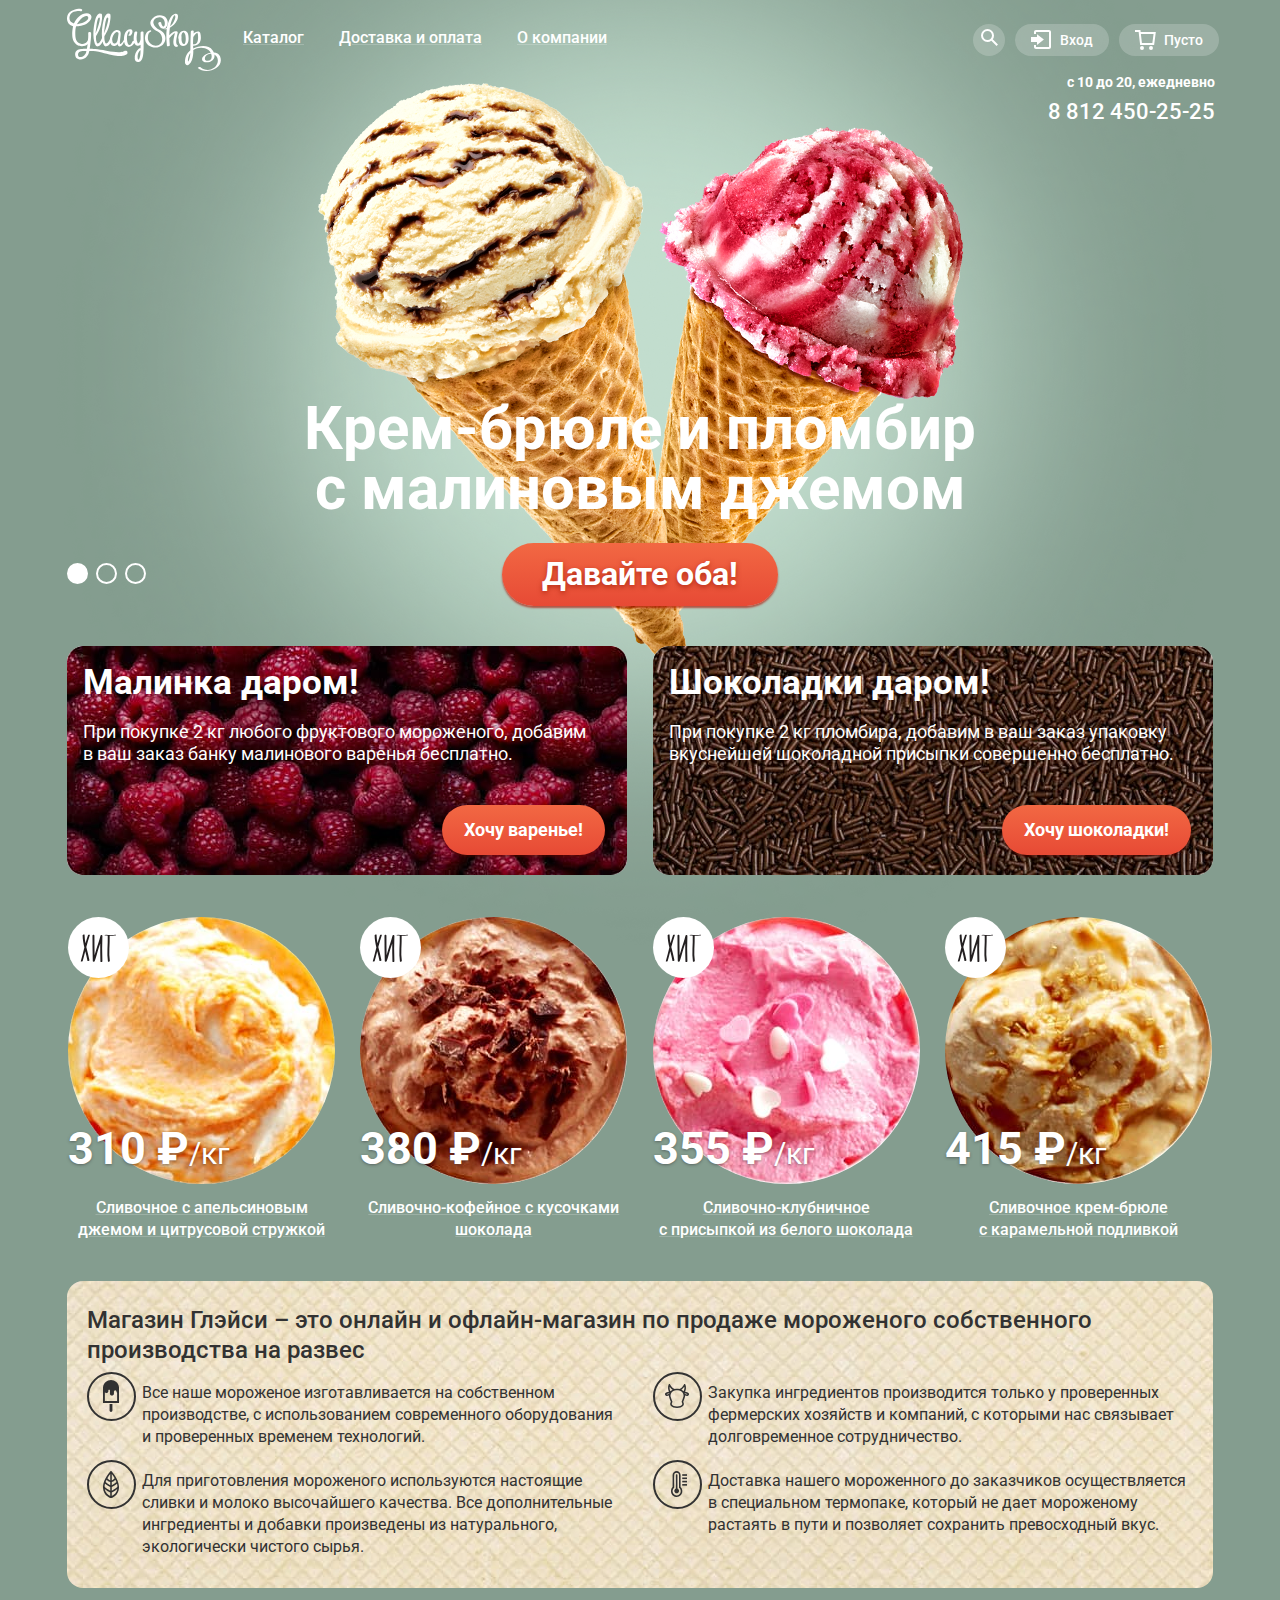
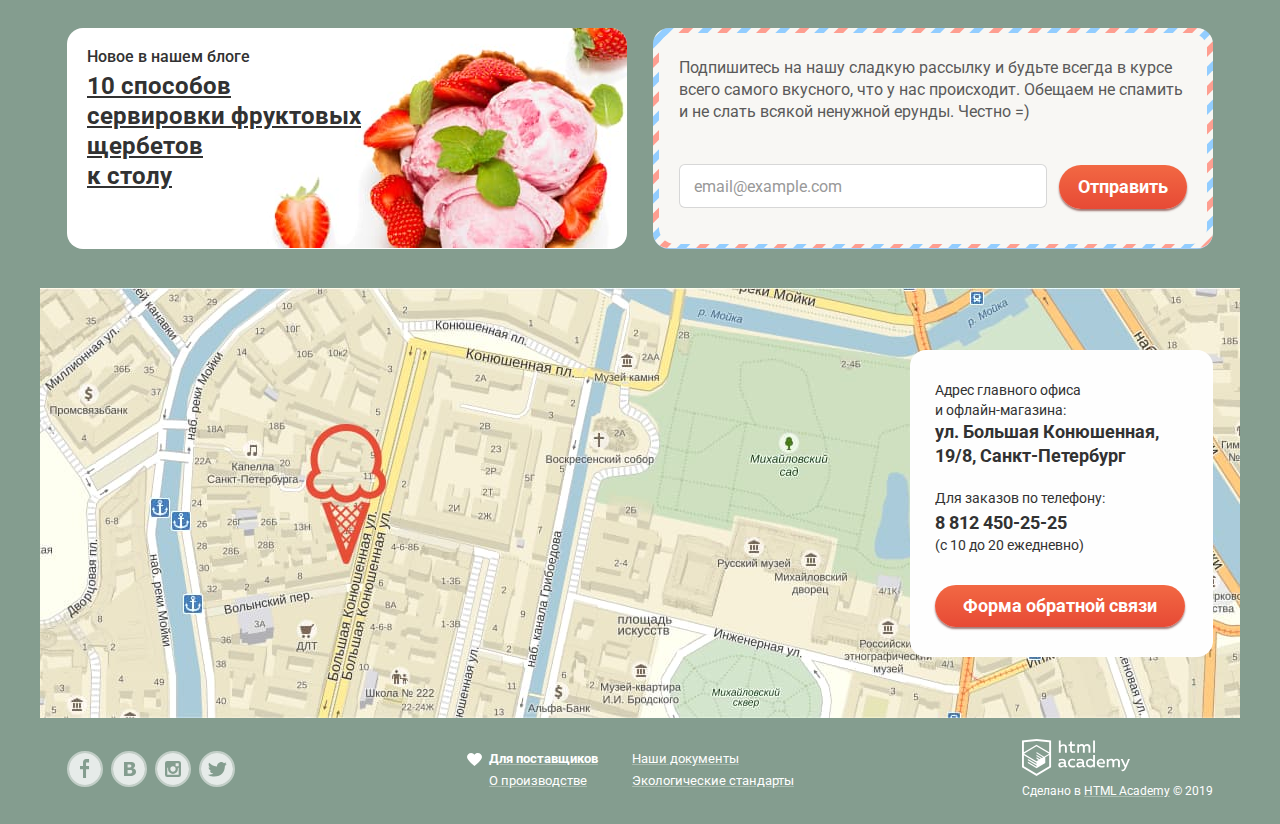
<file: index.html>
<!DOCTYPE html>
<html lang="ru" class="index-page">
  <head>
    <meta charset="utf-8" />
    <title>HTML Academy: Глейси</title>
    <link
      href="https://fonts.googleapis.com/css2?family=Roboto:wght@400;500;700&display=swap"
      rel="stylesheet"
    />
    <link rel="stylesheet" href="css/normalize.min.css" />
    <link rel="stylesheet" href="css/style.min.css" />
  </head>
  <body>
    <div class="site-wrapper site-wrapper-1">
      <div class="site-container">
        <header class="site-header">
          <nav class="site-navigation">
            <img
              src="img/logo.svg"
              width="154"
              height="64"
              alt="Логотип магазина мороженого Глейси"
            />
            <ul class="main-navigation">
              <li class="main-navigation-catalog">
                <a class="main-navigation-item catalog-link" href="catalog.html"
                  >Каталог</a
                >
                <div class="catalog-menu-wrapper">
                  <section class="catalog-menu site-popup">
                    <h2 class="visually-hidden">Подменю каталога</h2>
                    <p>
                      <a href="blank.html"><b>Новинки</b></a>
                    </p>
                    <hr />
                    <ul>
                      <li>
                        <a href="catalog.html">Сливочное</a>
                      </li>
                      <li>
                        <a href="blank.html">Щербеты</a>
                      </li>
                      <li><a href="blank.html">Фруктовый лед</a></li>
                      <li><a href="blank.html">Мелорин</a></li>
                    </ul>
                  </section>
                </div>
              </li>
              <li>
                <a class="main-navigation-item" href="blank.html"
                  >Доставка и оплата</a
                >
              </li>
              <li>
                <a class="main-navigation-item" href="blank.html">О компании</a>
              </li>
            </ul>
            <div class="user-navigation">
              <div class="user-navigation-item user-navigation-search">
                <button type="button" class="search-button menu-button">
                  <span class="visually-hidden">Поиск</span>
                  <svg
                    xmlns="http://www.w3.org/2000/svg"
                    xmlns:xlink="http://www.w3.org/1999/xlink"
                    width="17"
                    height="17"
                    viewBox="0 0 17 17"
                  >
                    <path
                      class="svg-colored-part"
                      fill="#fff"
                      d="M16.958 15.527L11.75 10.32A6.455 6.455 0 0 0 13 6.5 6.5 6.5 0 1 0 6.5 13a6.465 6.465 0 0 0 3.839-1.263l5.205 5.204 1.414-1.414zM6.5 11C4.019 11 2 8.981 2 6.5S4.019 2 6.5 2 11 4.019 11 6.5 8.981 11 6.5 11z"
                    />
                  </svg>
                </button>
                <div class="search-popup-wrapper">
                  <section class="search-popup site-popup">
                    <h2 class="visually-hidden">Форма поиска</h2>
                    <form action="https://echo.htmlacademy.ru" method="GET">
                      <p>
                        <label for="search-input-id" class="visually-hidden">
                          Поиск
                        </label>
                        <input
                          id="search-input-id"
                          type="text"
                          placeholder="Крем-брюле"
                          name="search"
                        />
                      </p>
                    </form>
                  </section>
                </div>
              </div>
              <div class="user-navigation-item user-navigation-login">
                <button type="button" class="login-button menu-button">
                  <svg
                    xmlns="http://www.w3.org/2000/svg"
                    xmlns:xlink="http://www.w3.org/1999/xlink"
                    width="21"
                    height="19"
                    viewBox="0 0 21 19"
                  >
                    <g fill="#ffffff">
                      <path
                        class="svg-colored-part"
                        d="M6 14.875L12.917 9.5 6 4.125v2.917H-.042v4.917H6z"
                      />
                      <path
                        class="svg-colored-part"
                        d="M18 0H5C3.9 0 3 .9 3 2v2h2V2h13v15H5v-2H3v2c0 1.1.9 2 2 2h13c1.1 0 2-.9 2-2V2c0-1.1-.9-2-2-2z"
                      />
                    </g>
                  </svg>
                  <span>Вход</span>
                </button>
                <div class="login-popup-wrapper">
                  <section class="site-popup login-popup">
                    <h2 class="visually-hidden">Форма логина</h2>
                    <form
                      action="https://echo.htmlacademy.ru"
                      method="POST"
                      class="login-form"
                    >
                      <p>
                        <label
                          for="login-form-login-id"
                          class="visually-hidden"
                        >
                          Логин
                        </label>
                        <input
                          id="login-form-login-id"
                          type="email"
                          name="login"
                          placeholder="email@example.com"
                          required
                        />
                      </p>
                      <p>
                        <label for="login-form-psw-id" class="visually-hidden">
                          Пароль
                        </label>
                        <input
                          id="login-form-psw-id"
                          type="password"
                          name="password"
                          placeholder="......"
                          required
                        />
                      </p>
                      <div class="login-popup-actions">
                        <button type="submit" class="button">Войти</button>
                        <div>
                          <a href="blank.html">Забыли пароль?</a>
                          <a href="blank.html">Новая регистрация</a>
                        </div>
                      </div>
                    </form>
                  </section>
                </div>
              </div>
              <div class="user-navigation-item">
                <button
                  type="button"
                  class="basket-button basket-button-empty menu-button"
                  aria-label="Корзина"
                >
                  <svg
                    xmlns="http://www.w3.org/2000/svg"
                    width="21"
                    height="20"
                    viewBox="0 0 21 20"
                  >
                    <g fill="#FFF">
                      <path
                        class="svg-colored-part"
                        d="M5.657 2.031L5.422 0H0v2h3.64l1.5 13h13.988l1.699-12.969H5.657zM17.372 13H6.922L5.888 4.031h12.66L17.372 13z"
                      />
                      <circle
                        class="svg-colored-part"
                        cx="6.984"
                        cy="18"
                        r="2"
                      />
                      <circle
                        class="svg-colored-part"
                        cx="15.984"
                        cy="18"
                        r="2"
                      />
                    </g>
                  </svg>
                  <span>Пусто</span>
                </button>
                <section class="hidden">
                  <h2 class="visually-hidden">Форма заказа</h2>
                  <table>
                    <tr>
                      <td>
                        <button type="button">
                          <span class="visually-hidden">Убрать из заказа</span>
                        </button>
                        <img
                          src="img/ice-cream-1.jpg"
                          alt="Фото пломбира с апельсиновым джемом"
                          width="33"
                          height="33"
                        />
                        <span>Пломбир с апельсиновым джемом</span>
                      </td>
                      <td>1,5 кг х <span>200 руб.</span></td>
                      <td>300 руб.</td>
                    </tr>
                    <tr>
                      <td>
                        <button type="button">
                          <span class="visually-hidden">Убрать из заказа</span>
                        </button>
                        <img
                          src="img/ice-cream-3.jpg"
                          alt="Фото клубничного пломбира с присыпкой из белого шоколада"
                          width="33"
                          height="33"
                        />
                        <span
                          >Клубничный пломбир с присыпкой из белого
                          шоколада</span
                        >
                      </td>
                      <td>1,5 кг х <span>300 руб.</span></td>
                      <td>450 руб.</td>
                    </tr>
                    <tr>
                      <td colspan="3">Итого: 750 руб.</td>
                    </tr>
                  </table>
                  <button type="button">Оформить заказ</button>
                </section>
              </div>
            </div>
          </nav>
          <div class="schedule-info">
            <p>с 10 до 20, ежедневно</p>
            <p class="schedule-info-phone">
              <a href="tel:88124502525">8 812 450-25-25</a>
            </p>
          </div>
        </header>
      </div>
      <main>
        <div class="site-container">
          <div class="main-content-wrapper">
            <h1 class="visually-hidden">Магазин мороженого Глейси</h1>
            <section class="advertisement slider">
              <h2 class="visually-hidden">Реклама мороженого</h2>
              <ul class="advertisement-list">
                <li class="advertisement-item-1 slide slide-current">
                  <h3>Крем-брюле и пломбир с малиновым джемом</h3>
                  <button type="button" class="button button-large">
                    Давайте оба!
                  </button>
                </li>
                <li class="advertisement-item-2 slide">
                  <h3>Шоколадный пломбир и лимонный сорбет</h3>
                  <button type="button" class="button button-large">
                    Давайте оба!
                  </button>
                </li>
                <li class="advertisement-item-3 slide">
                  <h3>Крем-брюле и пломбир с малиновым джемом</h3>
                  <button type="button" class="button button-large">
                    Давайте оба!
                  </button>
                </li>
              </ul>
              <div class="slider-controls">
                <button
                  class="current"
                  type="button"
                  name="slider1"
                  aria-label="Первый слайд"
                ></button>
                <button
                  type="button"
                  name="slider2"
                  aria-label="Второй слайд"
                ></button>
                <button
                  type="button"
                  name="slider3"
                  aria-label="Третий слайд"
                ></button>
              </div>
            </section>
            <section class="banners">
              <h2 class="visually-hidden">Баннеры</h2>
              <ul class="banners-list index-cols">
                <li class="banner-crimson index-cols-item">
                  <h3>Малинка даром!</h3>
                  <p>
                    При покупке 2 кг любого фруктового мороженого, добавим
                    <br />в ваш заказ банку малинового варенья бесплатно.
                  </p>
                  <button type="button" class="button">Хочу варенье!</button>
                </li>
                <li class="banner-chocolate index-cols-item">
                  <h3>Шоколадки даром!</h3>
                  <p>
                    При покупке 2 кг пломбира, добавим в ваш заказ упаковку
                    вкуснейшей шоколадной присыпки совершенно бесплатно.
                  </p>
                  <button type="button" class="button">Хочу шоколадки!</button>
                </li>
              </ul>
            </section>
            <section class="hits">
              <h2 class="visually-hidden">Хиты</h2>
              <ul class="hits-list">
                <li class="hits-list-item catalog-item">
                  <h3>
                    Сливочное с апельсиновым <br />
                    джемом и цитрусовой стружкой
                  </h3>
                  <img
                    src="img/ice-cream-1.jpg"
                    width="267"
                    height="267"
                    alt="Сливочное с апельсиновым джемом и цитрусовой стружкой"
                  />
                  <p class="catalog-item-price"><b>310 ₽</b><span>/кг</span></p>
                  <div class="catalog-item-extension">
                    <button type="button" class="button">
                      Быстрый просмотр
                    </button>
                  </div>
                </li>
                <li class="hits-list-item catalog-item">
                  <h3>Сливочно-кофейное с кусочками <br />шоколада</h3>
                  <img
                    src="img/ice-cream-2.jpg"
                    width="267"
                    height="267"
                    alt="Сливочно-кофейное с кусочками шоколада"
                  />
                  <p class="catalog-item-price"><b>380 ₽</b><span>/кг</span></p>
                  <div class="catalog-item-extension">
                    <button type="button" class="button">
                      Быстрый просмотр
                    </button>
                  </div>
                </li>
                <li class="hits-list-item catalog-item">
                  <h3>
                    Сливочно-клубничное <br />с присыпкой из белого шоколада
                  </h3>
                  <img
                    src="img/ice-cream-3.jpg"
                    width="267"
                    height="267"
                    alt="Сливочно-клубничное с присыпкой из белого шоколада"
                  />
                  <p class="catalog-item-price"><b>355 ₽</b><span>/кг</span></p>
                  <div class="catalog-item-extension">
                    <button type="button" class="button">
                      Быстрый просмотр
                    </button>
                  </div>
                </li>
                <li class="hits-list-item catalog-item">
                  <h3>Сливочное крем-брюле <br />с карамельной подливкой</h3>
                  <img
                    src="img/ice-cream-4.jpg"
                    width="267"
                    height="267"
                    alt="Сливочное крем-брюле с карамельной подливкой"
                  />
                  <p class="catalog-item-price"><b>415 ₽</b><span>/кг</span></p>
                  <div class="catalog-item-extension">
                    <button type="button" class="button">
                      Быстрый просмотр
                    </button>
                  </div>
                </li>
              </ul>
            </section>
            <section class="shop-info">
              <h2>
                Магазин Глэйси – это онлайн и офлайн-магазин по продаже
                мороженого собственного <br />
                производства на развес
              </h2>
              <ul class="shop-info-list">
                <li class="shop-info-item shop-info-item-1">
                  <p>
                    Все наше мороженое изготавливается на собственном
                    производстве, с использованием современного оборудования и
                    проверенных временем технологий.
                  </p>
                </li>
                <li class="shop-info-item shop-info-item-2">
                  <p>
                    Закупка ингредиентов производится только у проверенных
                    фермерских хозяйств и компаний, с которыми нас связывает
                    долговременное сотрудничество.
                  </p>
                </li>
                <li class="shop-info-item shop-info-item-3">
                  <p>
                    Для приготовления мороженого используются настоящие сливки и
                    молоко высочайшего качества. Все дополнительные ингредиенты
                    и добавки произведены из натурального, экологически чистого
                    сырья.
                  </p>
                </li>
                <li class="shop-info-item shop-info-item-4">
                  <p>
                    Доставка нашего мороженного до заказчиков осуществляется в
                    специальном термопаке, который не дает мороженому растаять в
                    пути и позволяет сохранить превосходный вкус.
                  </p>
                </li>
              </ul>
            </section>
            <div class="index-cols">
              <section class="blog-news index-cols-item">
                <h2>Новое в нашем блоге</h2>
                <p class="blog-news-link">
                  <a href="blank.html"
                    >10 способов сервировки фруктовых щербетов <br />к столу</a
                  >
                </p>
              </section>
              <div class="mailing-wrapper index-cols-item">
                <section class="mailing">
                  <h2 class="visually-hidden">Подписка</h2>
                  <p>
                    Подпишитесь на нашу сладкую рассылку и будьте всегда в курсе
                    всего самого вкусного, что у нас происходит. Обещаем не
                    спамить и не слать всякой ненужной ерунды. Честно =)
                  </p>
                  <form action="https://echo.htmlacademy.ru" method="POST">
                    <label
                      for="subsciption-form-email-id"
                      class="visually-hidden"
                      >Email</label
                    >
                    <input
                      id="subsciption-form-email-id"
                      type="text"
                      name="email"
                      placeholder="email@example.com"
                      required
                    />
                    <button type="submit" class="button">Отправить</button>
                  </form>
                </section>
              </div>
            </div>
          </div>
        </div>
        <div class="contacts-wrapper">
          <h2 class="visually-hidden">Как добраться до магазина</h2>
          <iframe
            src="https://yandex.ru/map-widget/v1/-/CCQhqWa~LD"
            height="430"
            allowfullscreen
          ></iframe>
          <div class="site-container">
            <section class="contacts">
              <h2 class="visually-hidden">Контактная информация</h2>
              <p>
                Адрес главного офиса <br />
                и офлайн-магазина: <br />
                <b
                  >ул. Большая Конюшенная, <br />
                  19/8, Санкт-Петербург</b
                >
              </p>
              <p>
                Для заказов по телефону: <br />
                <a class="tel-link" href="tel:88124502525"
                  ><b>8 812 450-25-25</b></a
                ><br />
                (с 10 до 20 ежедневно)
              </p>
              <button type="button" class="button feedback-button">
                Форма обратной связи
              </button>
            </section>
          </div>
        </div>
      </main>
      <footer class="site-footer site-container">
        <section>
          <h2 class="visually-hidden">Соцсети</h2>
          <ul class="socials">
            <li>
              <a href="#" class="social-btn" aria-label="Фейсбук">
                <svg
                  xmlns="http://www.w3.org/2000/svg"
                  width="32"
                  height="32"
                  viewBox="0 0 32 32"
                >
                  <path
                    fill="#FFF"
                    d="M16 0C7.164 0 0 7.163 0 16s7.164 16 16 16c8.837 0 16-7.164 16-16S24.837 0 16 0zm4.062 9.455h-3.021v3.444h3.021v3.445h-3.021v8.61H14.02v-8.61H11v-3.445h3.021V9.455c0-1.902 1.353-3.445 3.021-3.445h3.021v3.445z"
                  />
                </svg>
              </a>
            </li>
            <li>
              <a href="#" class="social-btn" aria-label="ВКонтакте">
                <svg
                  xmlns="http://www.w3.org/2000/svg"
                  width="32"
                  height="32"
                  viewBox="0 0 32 32"
                >
                  <g fill="#FFF">
                    <path
                      d="M16.637 14.495c.402-.019.719-.082.951-.188.326-.145.54-.33.641-.559.101-.229.15-.496.15-.797 0-.232-.058-.465-.174-.697-.116-.232-.322-.405-.617-.517-.264-.1-.592-.155-.984-.165a76.242 76.242 0 0 0-1.652-.014h-.339v2.965h.565c.571 0 1.057-.009 1.459-.028zM18.118 17.084c-.282-.081-.672-.125-1.166-.132a127.97 127.97 0 0 0-1.55-.009h-.79v3.493h.264c1.014 0 1.74-.003 2.18-.009a3.2 3.2 0 0 0 1.212-.245c.377-.157.633-.364.774-.625s.214-.562.214-.9c0-.446-.088-.788-.261-1.03-.17-.241-.464-.423-.877-.543z"
                    />
                    <path
                      d="M16 0C7.164 0 0 7.164 0 16c0 8.837 7.164 16 16 16 8.837 0 16-7.163 16-16 0-8.836-7.163-16-16-16zm6.602 20.531a3.73 3.73 0 0 1-1.124 1.327c-.552.415-1.161.71-1.823.886s-1.501.264-2.519.264h-6.121V8.987h5.443c1.13 0 1.957.038 2.48.113a5.126 5.126 0 0 1 1.561.5c.533.27.929.632 1.189 1.087.26.455.392.975.392 1.558 0 .678-.179 1.278-.536 1.795-.358.518-.863.92-1.517 1.208v.075c.917.182 1.642.559 2.179 1.13.537.571.807 1.325.807 2.261 0 .678-.138 1.283-.411 1.817z"
                    />
                  </g>
                </svg>
              </a>
            </li>
            <li>
              <a href="#" class="social-btn" aria-label="Инстаграм">
                <svg
                  xmlns="http://www.w3.org/2000/svg"
                  width="32"
                  height="32"
                  viewBox="0 0 32 32"
                >
                  <g fill="#FFF">
                    <path
                      d="M20.916 16a4.938 4.938 0 1 1-9.877 0c0-.394.051-.773.138-1.14h-.897v6.838h11.396V14.86h-.897c.086.367.137.746.137 1.14z"
                    />
                    <path
                      d="M15.978 18.659c1.466 0 2.659-1.193 2.659-2.659s-1.193-2.659-2.659-2.659c-1.466 0-2.659 1.193-2.659 2.659s1.192 2.659 2.659 2.659zM18.637 10.302h3.039v3.039h-3.039z"
                    />
                    <path
                      d="M16 0C7.164 0 0 7.164 0 16c0 8.837 7.164 16 16 16 8.837 0 16-7.163 16-16 0-8.836-7.163-16-16-16zm7.955 21.698a2.285 2.285 0 0 1-2.279 2.279H10.279A2.285 2.285 0 0 1 8 21.698V10.302a2.286 2.286 0 0 1 2.279-2.279h11.396a2.286 2.286 0 0 1 2.279 2.279v11.396z"
                    />
                  </g>
                </svg>
              </a>
            </li>
            <li>
              <a href="#" class="social-btn" aria-label="Твитер">
                <svg
                  xmlns="http://www.w3.org/2000/svg"
                  width="32"
                  height="32"
                  viewBox="0 0 32 32"
                >
                  <path
                    fill="#FFF"
                    d="M16 0C7.164 0 0 7.164 0 16c0 8.837 7.164 16 16 16 8.837 0 16-7.163 16-16 0-8.836-7.163-16-16-16zm7.944 12.809c-.251 6.516-3.463 10.832-10.992 10.702h-.486c-.447 0-4.543-.443-5.344-1.823 2.479.19 4.247-.406 5.12-1.136-1.048-.289-2.923-.461-3.251-2.848.384.104.618.221 1.299.113-1.307-.824-2.758-1.519-2.679-3.643.311.317 1.164.518 1.46.457-.768-.233-2.149-3.244-.974-4.781 1.984 1.79 4.075 3.482 7.804 3.643.227-2.214 1.24-3.699 3.168-4.325 1.84-.479 3.255.26 3.901 1.138.737-.224 1.453-.466 2.193-.685-.004.833-.569 1.463-.935 1.709.747.165 1.423-.475 1.423-.475-.184.963-1.094 1.725-1.707 1.954z"
                  />
                </svg>
              </a>
            </li>
          </ul>
        </section>
        <section class="additional-info">
          <h2 class="visually-hidden">Дополнительная информация</h2>
          <ul class="additional-info-list">
            <li class="favorite-item">
              <a href="blank.html" class="contrast-link">Для поставщиков</a>
            </li>
            <li>
              <a href="blank.html" class="contrast-link">Наши документы</a>
            </li>
            <li>
              <a href="blank.html" class="contrast-link">О производстве</a>
            </li>
            <li>
              <a href="blank.html" class="contrast-link"
                >Экологические стандарты</a
              >
            </li>
          </ul>
        </section>
        <div class="footer-copyright">
          <a
            href="https://htmlacademy.ru/intensive/htmlcss"
            class="contrast-link"
          >
            <svg
              id="Layer_1"
              data-name="Layer 1"
              xmlns="http://www.w3.org/2000/svg"
              viewBox="0 0 108.08 36.85"
              width="108"
              height="39"
            >
              <title>logo-htmlacademy-small1</title>
              <path
                d="M44.61,26.88a2,2,0,0,0,.55-0.1v1.33a3.25,3.25,0,0,1-1.18.21,1.67,1.67,0,0,1-1.67-1,4.84,4.84,0,0,1-3.14,1.08c-1.51,0-2.91-.83-2.91-2.55,0-2.13,2-2.79,3.71-2.79a11.08,11.08,0,0,1,2.17.25v-0.3c0-1-.76-1.77-2.19-1.77a7.42,7.42,0,0,0-3,.64v-1.7a10.21,10.21,0,0,1,3.19-.55c2.36,0,3.81,1.12,3.81,3.65v3a0.54,0.54,0,0,0,.49.59h0.17Zm-6.44-1.13A1.35,1.35,0,0,0,39.63,27h0.11a3.39,3.39,0,0,0,2.41-1V24.58a9.72,9.72,0,0,0-1.81-.21c-1,0-2.16.33-2.16,1.38h0Zm12.36-6.11a5,5,0,0,1,2.57.64V22a4.08,4.08,0,0,0-2.3-.7,2.75,2.75,0,1,0,0,5.49,5,5,0,0,0,2.43-.64v1.71a6.27,6.27,0,0,1-2.76.57A4.21,4.21,0,0,1,46,24.51q0-.21,0-0.41a4.32,4.32,0,0,1,4.18-4.46h0.38Zm12.17,7.24a2,2,0,0,0,.55-0.1v1.33a3.25,3.25,0,0,1-1.18.21,1.67,1.67,0,0,1-1.67-1,4.84,4.84,0,0,1-3.14,1.08c-1.51,0-2.91-.83-2.91-2.55,0-2.13,2-2.79,3.71-2.79a11.08,11.08,0,0,1,2.17.25v-0.3c0-1-.76-1.77-2.19-1.77a7.42,7.42,0,0,0-3,.64v-1.7a10.21,10.21,0,0,1,3.19-.55c2.36,0,3.81,1.12,3.81,3.65v3a0.54,0.54,0,0,0,.49.59h0.17Zm-6.44-1.13A1.35,1.35,0,0,0,57.73,27h0.11a3.39,3.39,0,0,0,2.41-1V24.58a9.72,9.72,0,0,0-1.81-.21c-1.06,0-2.16.33-2.16,1.38h0ZM73,16V28.2H71.35V26.88a3.88,3.88,0,0,1-3.19,1.54,4.4,4.4,0,0,1,0-8.78,3.81,3.81,0,0,1,3,1.3V16H73Zm-4.53,5.22a2.76,2.76,0,1,0,0,5.52A2.86,2.86,0,0,0,71.15,25V23A2.91,2.91,0,0,0,68.49,21.27ZM79,19.64c3.31,0,4.46,2.68,3.92,5.09H76.7c0.21,1.5,1.67,2.11,3.19,2.11a6.11,6.11,0,0,0,2.64-.59v1.6a7.14,7.14,0,0,1-3,.57C77,28.42,74.78,27,74.78,24a4.18,4.18,0,0,1,4-4.39H79Zm0.09,1.54a2.28,2.28,0,0,0-2.44,2.1v0.06H81.3A2,2,0,0,0,79.13,21.18Zm5.73,7V19.87h1.65v1a3.81,3.81,0,0,1,2.78-1.27A2.86,2.86,0,0,1,91.89,21a4.12,4.12,0,0,1,2.91-1.33A3.06,3.06,0,0,1,98,23V28.2h-1.9V23.05a1.59,1.59,0,0,0-1.42-1.75H94.42a2.8,2.8,0,0,0-2.07,1.12V28.2h-1.9V23.05A1.59,1.59,0,0,0,89,21.31H88.8a3,3,0,0,0-2.21,1.29v5.63H84.86Zm21.31-8.33h1.9l-3.91,9.46c-0.9,2.17-2.09,2.86-3.35,2.86a4.76,4.76,0,0,1-1.1-.14V30.46a2.86,2.86,0,0,0,.85.12c0.9,0,1.58-.64,2.07-1.9l0.17-.42-4-8.4h2l2.86,6.29ZM38.73,1.46V6.22a3.81,3.81,0,0,1,2.7-1.14,3.25,3.25,0,0,1,3.44,3.4v5.15H43V8.72a1.81,1.81,0,0,0-1.61-2h-0.3a2.93,2.93,0,0,0-2.32,1.39v5.52h-1.9V1.46h1.9ZM49.94,2.31v3h3V6.91h-3v3.81c0,1.1.5,1.46,1.58,1.46a4.49,4.49,0,0,0,1.69-.33v1.6A6.8,6.8,0,0,1,51,13.8a2.55,2.55,0,0,1-2.86-2.74V6.89H46.58V5.26h1.5V2.74Zm5.4,11.31V5.28H57v1A3.81,3.81,0,0,1,59.77,5a2.86,2.86,0,0,1,2.6,1.33A4.12,4.12,0,0,1,65.28,5,3.06,3.06,0,0,1,68.44,8.4v5.21h-1.9V8.46a1.59,1.59,0,0,0-1.42-1.75H64.89a2.8,2.8,0,0,0-2.07,1.12v5.78h-1.9V8.46A1.59,1.59,0,0,0,59.5,6.71H59.27A3,3,0,0,0,57.06,8v5.63H55.34ZM71.17,1.45H73V13.6H71.17V1.45ZM14.71,0H14.55L0,1.54V28.21l14.55,8.66,14.55-8.66V1.54Zm12.5,27.1L14.55,34.64,1.9,27.12V16.18l12.59,7.5V25L5.86,19.9v1.31l8.68,5.21v1.39L5.87,22.65V24l8.68,5.21,8.75-5.24V18.31L27.2,16V27.12Zm0-12.53-3.48,2-1.6,1L14.51,13v1.31L21,18.23H21l-0.14.09-1,.54-5.37-3.2V17l4.24,2.52-1,.67-3.2-1.9v1.31l2.1,1.24L14.5,22.1,2,14.65,14.51,7.11Zm0-1.32L14.49,5.76,1.91,13.25v-10L14.56,1.92,27.21,3.25v10h0Z"
                transform="translate(0 -0.02)"
                fill="#fff"
              />
            </svg>
          </a>
          <p class="footer-copyright-text">
            Сделано в
            <a
              href="https://htmlacademy.ru/intensive/htmlcss"
              class="contrast-link"
              >HTML Academy</a
            >
            <span>© 2019</span>
          </p>
        </div>
      </footer>
    </div>
    <div class="feedback-popup-overlay">
      <section class="site-popup feedback-popup">
        <h2>Мы обязательно вам ответим!</h2>
        <form
          action="https://echo.htmlacademy.ru"
          method="POST"
          class="feedback-form"
        >
          <p>
            <label for="feedback-form-name-id" class="visually-hidden"
              >Имя и фамилия</label
            >
            <input
              id="feedback-form-name-id"
              type="text"
              name="name"
              placeholder="Имя Фамилия"
              required
            />
          </p>
          <p>
            <label for="feedback-form-email-id" class="visually-hidden">
              Email
            </label>
            <input
              id="feedback-form-email-id"
              type="email"
              name="email"
              placeholder="email@example.com"
              required
            />
          </p>
          <p>
            <label for="feedback-form-comment-id" class="visually-hidden">
              Текст сообщения в свободной форме
            </label>
            <textarea
              id="feedback-form-comment-id"
              name="comment"
              placeholder="В свободной форме"
              required
            ></textarea>
          </p>
          <button type="submit" class="button submit-button">
            Отправить
          </button>
        </form>
        <button type="button" class="close-button site-popup-close">
          <span class="visually-hidden">Закрыть</span>
        </button>
      </section>
    </div>
    <script src="js/script.min.js"></script>
  </body>
</html>
</file>
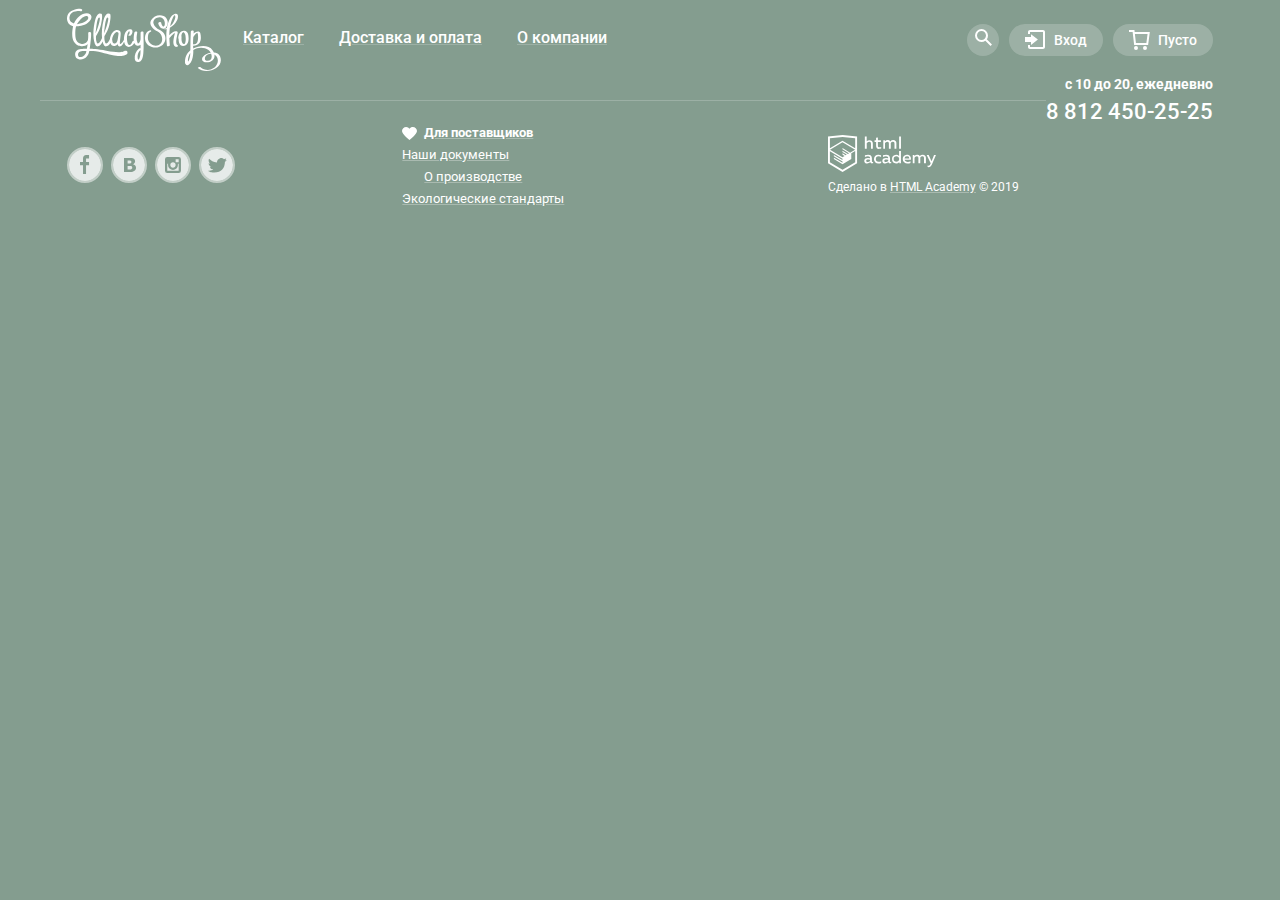
<file: blank.html>
<!DOCTYPE html>
<html lang="ru" class="catalog-page">
  <head>
    <meta charset="utf-8" />
    <title>HTML Academy: Глейси</title>
    <link
      href="https://fonts.googleapis.com/css2?family=Roboto:wght@400;500;700&display=swap"
      rel="stylesheet"
    />
    <link rel="stylesheet" href="css/normalize.min.css" />
    <link rel="stylesheet" href="css/style.min.css" />
  </head>
  <body>
    <div class="site-wrapper">
      <div class="site-container">
        <header class="site-header">
          <nav class="site-navigation">
            <a href="index.html">
              <img
                src="img/logo.svg"
                width="154"
                height="64"
                alt="Логотип магазина мороженого Глейси"
              />
            </a>
            <ul class="main-navigation">
              <li class="main-navigation-catalog">
                <a class="main-navigation-item catalog-link" href="catalog.html"
                  >Каталог</a
                >
                <div class="catalog-menu-wrapper">
                  <section class="catalog-menu site-popup">
                    <h2 class="visually-hidden">Подменю каталога</h2>
                    <p>
                      <a href="blank.html"><b>Новинки</b></a>
                    </p>
                    <hr />
                    <ul>
                      <li>
                        <a href="catalog.html" class="catalog-menu-current"
                          >Сливочное</a
                        >
                      </li>
                      <li>
                        <a href="blank.html">Щербеты</a>
                      </li>
                      <li><a href="blank.html">Фруктовый лед</a></li>
                      <li><a href="blank.html">Мелорин</a></li>
                    </ul>
                  </section>
                </div>
              </li>
              <li>
                <a class="main-navigation-item" href="blank.html"
                  >Доставка и оплата</a
                >
              </li>
              <li>
                <a class="main-navigation-item" href="blank.html">О компании</a>
              </li>
            </ul>
            <div class="user-navigation">
              <div class="user-navigation-item user-navigation-search">
                <button type="button" class="search-button menu-button">
                  <span class="visually-hidden">Поиск</span>
                  <svg
                    xmlns="http://www.w3.org/2000/svg"
                    xmlns:xlink="http://www.w3.org/1999/xlink"
                    width="17"
                    height="17"
                    viewBox="0 0 17 17"
                  >
                    <path
                      class="svg-colored-part"
                      fill="#fff"
                      d="M16.958 15.527L11.75 10.32A6.455 6.455 0 0 0 13 6.5 6.5 6.5 0 1 0 6.5 13a6.465 6.465 0 0 0 3.839-1.263l5.205 5.204 1.414-1.414zM6.5 11C4.019 11 2 8.981 2 6.5S4.019 2 6.5 2 11 4.019 11 6.5 8.981 11 6.5 11z"
                    />
                  </svg>
                </button>
                <div class="search-popup-wrapper">
                  <section class="search-popup site-popup">
                    <h2 class="visually-hidden">Форма поиска</h2>
                    <form action="https://echo.htmlacademy.ru" method="GET">
                      <p>
                        <label for="search-input-id" class="visually-hidden">
                          Поиск
                        </label>
                        <input
                          id="search-input-id"
                          type="text"
                          placeholder="Крем-брюле"
                          name="search"
                        />
                      </p>
                    </form>
                  </section>
                </div>
              </div>
              <div class="user-navigation-item user-navigation-login">
                <button type="button" class="login-button menu-button">
                  <svg
                    xmlns="http://www.w3.org/2000/svg"
                    xmlns:xlink="http://www.w3.org/1999/xlink"
                    width="21"
                    height="19"
                    viewBox="0 0 21 19"
                  >
                    <g fill="#ffffff">
                      <path
                        class="svg-colored-part"
                        d="M6 14.875L12.917 9.5 6 4.125v2.917H-.042v4.917H6z"
                      />
                      <path
                        class="svg-colored-part"
                        d="M18 0H5C3.9 0 3 .9 3 2v2h2V2h13v15H5v-2H3v2c0 1.1.9 2 2 2h13c1.1 0 2-.9 2-2V2c0-1.1-.9-2-2-2z"
                      />
                    </g>
                  </svg>
                  <span>Вход</span>
                </button>
                <div class="login-popup-wrapper">
                  <section class="site-popup login-popup">
                    <h2 class="visually-hidden">Форма логина</h2>
                    <form
                      action="https://echo.htmlacademy.ru"
                      method="POST"
                      class="login-form"
                    >
                      <p>
                        <label
                          for="login-form-login-id"
                          class="visually-hidden"
                        >
                          Логин
                        </label>
                        <input
                          id="login-form-login-id"
                          type="email"
                          name="login"
                          placeholder="email@example.com"
                          required
                        />
                      </p>
                      <p>
                        <label for="login-form-psw-id" class="visually-hidden">
                          Пароль
                        </label>
                        <input
                          id="login-form-psw-id"
                          type="password"
                          name="password"
                          placeholder="......"
                          required
                        />
                      </p>
                      <div class="login-popup-actions">
                        <button type="submit" class="button">Войти</button>
                        <div>
                          <a href="blank.html">Забыли пароль?</a>
                          <a href="blank.html">Новая регистрация</a>
                        </div>
                      </div>
                    </form>
                  </section>
                </div>
              </div>
              <div class="user-navigation-item">
                <button
                  type="button"
                  class="basket-button basket-button-empty menu-button"
                  aria-label="Корзина"
                >
                  <svg
                    xmlns="http://www.w3.org/2000/svg"
                    width="21"
                    height="20"
                    viewBox="0 0 21 20"
                  >
                    <g fill="#FFF">
                      <path
                        class="svg-colored-part"
                        d="M5.657 2.031L5.422 0H0v2h3.64l1.5 13h13.988l1.699-12.969H5.657zM17.372 13H6.922L5.888 4.031h12.66L17.372 13z"
                      />
                      <circle
                        class="svg-colored-part"
                        cx="6.984"
                        cy="18"
                        r="2"
                      />
                      <circle
                        class="svg-colored-part"
                        cx="15.984"
                        cy="18"
                        r="2"
                      />
                    </g>
                  </svg>
                  <span>Пусто</span>
                </button>
                <section class="hidden">
                  <h2 class="visually-hidden">Форма заказа</h2>
                  <table>
                    <tr>
                      <td>
                        <button type="button">
                          <span class="visually-hidden">Убрать из заказа</span>
                        </button>
                        <img
                          src="img/ice-cream-1.jpg"
                          alt="Фото пломбира с апельсиновым джемом"
                          width="33"
                          height="33"
                        />
                        <span>Пломбир с апельсиновым джемом</span>
                      </td>
                      <td>1,5 кг х <span>200 руб.</span></td>
                      <td>300 руб.</td>
                    </tr>
                    <tr>
                      <td>
                        <button type="button">
                          <span class="visually-hidden">Убрать из заказа</span>
                        </button>
                        <img
                          src="img/ice-cream-3.jpg"
                          alt="Фото клубничного пломбира с присыпкой из белого шоколада"
                          width="33"
                          height="33"
                        />
                        <span
                          >Клубничный пломбир с присыпкой из белого
                          шоколада</span
                        >
                      </td>
                      <td>1,5 кг х <span>300 руб.</span></td>
                      <td>450 руб.</td>
                    </tr>
                    <tr>
                      <td colspan="3">Итого: 750 руб.</td>
                    </tr>
                  </table>
                  <button type="button">Оформить заказ</button>
                </section>
              </div>
            </div>
          </nav>
          <div class="schedule-info">
            <p>с 10 до 20, ежедневно</p>
            <p class="schedule-info-phone">
              <a href="tel:88124502525">8 812 450-25-25</a>
            </p>
          </div>
        </header>
        <main>
          <div class="main-content-wrapper"></div>
        </main>
        <footer class="site-footer">
          <section>
            <h2 class="visually-hidden">Соцсети</h2>
            <ul class="socials">
              <li>
                <a href="#" class="social-btn" aria-label="Фейсбук">
                  <svg
                    xmlns="http://www.w3.org/2000/svg"
                    width="32"
                    height="32"
                    viewBox="0 0 32 32"
                  >
                    <path
                      fill="#FFF"
                      d="M16 0C7.164 0 0 7.163 0 16s7.164 16 16 16c8.837 0 16-7.164 16-16S24.837 0 16 0zm4.062 9.455h-3.021v3.444h3.021v3.445h-3.021v8.61H14.02v-8.61H11v-3.445h3.021V9.455c0-1.902 1.353-3.445 3.021-3.445h3.021v3.445z"
                    />
                  </svg>
                </a>
              </li>
              <li>
                <a href="#" class="social-btn" aria-label="ВКонтакте">
                  <svg
                    xmlns="http://www.w3.org/2000/svg"
                    width="32"
                    height="32"
                    viewBox="0 0 32 32"
                  >
                    <g fill="#FFF">
                      <path
                        d="M16.637 14.495c.402-.019.719-.082.951-.188.326-.145.54-.33.641-.559.101-.229.15-.496.15-.797 0-.232-.058-.465-.174-.697-.116-.232-.322-.405-.617-.517-.264-.1-.592-.155-.984-.165a76.242 76.242 0 0 0-1.652-.014h-.339v2.965h.565c.571 0 1.057-.009 1.459-.028zM18.118 17.084c-.282-.081-.672-.125-1.166-.132a127.97 127.97 0 0 0-1.55-.009h-.79v3.493h.264c1.014 0 1.74-.003 2.18-.009a3.2 3.2 0 0 0 1.212-.245c.377-.157.633-.364.774-.625s.214-.562.214-.9c0-.446-.088-.788-.261-1.03-.17-.241-.464-.423-.877-.543z"
                      />
                      <path
                        d="M16 0C7.164 0 0 7.164 0 16c0 8.837 7.164 16 16 16 8.837 0 16-7.163 16-16 0-8.836-7.163-16-16-16zm6.602 20.531a3.73 3.73 0 0 1-1.124 1.327c-.552.415-1.161.71-1.823.886s-1.501.264-2.519.264h-6.121V8.987h5.443c1.13 0 1.957.038 2.48.113a5.126 5.126 0 0 1 1.561.5c.533.27.929.632 1.189 1.087.26.455.392.975.392 1.558 0 .678-.179 1.278-.536 1.795-.358.518-.863.92-1.517 1.208v.075c.917.182 1.642.559 2.179 1.13.537.571.807 1.325.807 2.261 0 .678-.138 1.283-.411 1.817z"
                      />
                    </g>
                  </svg>
                </a>
              </li>
              <li>
                <a href="#" class="social-btn" aria-label="Инстаграм">
                  <svg
                    xmlns="http://www.w3.org/2000/svg"
                    width="32"
                    height="32"
                    viewBox="0 0 32 32"
                  >
                    <g fill="#FFF">
                      <path
                        d="M20.916 16a4.938 4.938 0 1 1-9.877 0c0-.394.051-.773.138-1.14h-.897v6.838h11.396V14.86h-.897c.086.367.137.746.137 1.14z"
                      />
                      <path
                        d="M15.978 18.659c1.466 0 2.659-1.193 2.659-2.659s-1.193-2.659-2.659-2.659c-1.466 0-2.659 1.193-2.659 2.659s1.192 2.659 2.659 2.659zM18.637 10.302h3.039v3.039h-3.039z"
                      />
                      <path
                        d="M16 0C7.164 0 0 7.164 0 16c0 8.837 7.164 16 16 16 8.837 0 16-7.163 16-16 0-8.836-7.163-16-16-16zm7.955 21.698a2.285 2.285 0 0 1-2.279 2.279H10.279A2.285 2.285 0 0 1 8 21.698V10.302a2.286 2.286 0 0 1 2.279-2.279h11.396a2.286 2.286 0 0 1 2.279 2.279v11.396z"
                      />
                    </g>
                  </svg>
                </a>
              </li>
              <li>
                <a href="#" class="social-btn" aria-label="Твитер">
                  <svg
                    xmlns="http://www.w3.org/2000/svg"
                    width="32"
                    height="32"
                    viewBox="0 0 32 32"
                  >
                    <path
                      fill="#FFF"
                      d="M16 0C7.164 0 0 7.164 0 16c0 8.837 7.164 16 16 16 8.837 0 16-7.163 16-16 0-8.836-7.163-16-16-16zm7.944 12.809c-.251 6.516-3.463 10.832-10.992 10.702h-.486c-.447 0-4.543-.443-5.344-1.823 2.479.19 4.247-.406 5.12-1.136-1.048-.289-2.923-.461-3.251-2.848.384.104.618.221 1.299.113-1.307-.824-2.758-1.519-2.679-3.643.311.317 1.164.518 1.46.457-.768-.233-2.149-3.244-.974-4.781 1.984 1.79 4.075 3.482 7.804 3.643.227-2.214 1.24-3.699 3.168-4.325 1.84-.479 3.255.26 3.901 1.138.737-.224 1.453-.466 2.193-.685-.004.833-.569 1.463-.935 1.709.747.165 1.423-.475 1.423-.475-.184.963-1.094 1.725-1.707 1.954z"
                    />
                  </svg>
                </a>
              </li>
            </ul>
          </section>
          <section class="additional-info">
            <h2 class="visually-hidden">Дополнительная информация</h2>
            <ul class="additional-info-list">
              <li class="favorite-item">
                <a href="blank.html" class="contrast-link">Для поставщиков</a>
              </li>
              <li>
                <a href="blank.html" class="contrast-link">Наши документы</a>
              </li>
              <li>
                <a href="blank.html" class="contrast-link">О производстве</a>
              </li>
              <li>
                <a href="blank.html" class="contrast-link"
                  >Экологические стандарты</a
                >
              </li>
            </ul>
          </section>
          <div class="footer-copyright">
            <a
              href="https://htmlacademy.ru/intensive/htmlcss"
              class="contrast-link"
            >
              <svg
                id="Layer_1"
                data-name="Layer 1"
                xmlns="http://www.w3.org/2000/svg"
                viewBox="0 0 108.08 36.85"
                width="108"
                height="39"
              >
                <title>logo-htmlacademy-small1</title>
                <path
                  d="M44.61,26.88a2,2,0,0,0,.55-0.1v1.33a3.25,3.25,0,0,1-1.18.21,1.67,1.67,0,0,1-1.67-1,4.84,4.84,0,0,1-3.14,1.08c-1.51,0-2.91-.83-2.91-2.55,0-2.13,2-2.79,3.71-2.79a11.08,11.08,0,0,1,2.17.25v-0.3c0-1-.76-1.77-2.19-1.77a7.42,7.42,0,0,0-3,.64v-1.7a10.21,10.21,0,0,1,3.19-.55c2.36,0,3.81,1.12,3.81,3.65v3a0.54,0.54,0,0,0,.49.59h0.17Zm-6.44-1.13A1.35,1.35,0,0,0,39.63,27h0.11a3.39,3.39,0,0,0,2.41-1V24.58a9.72,9.72,0,0,0-1.81-.21c-1,0-2.16.33-2.16,1.38h0Zm12.36-6.11a5,5,0,0,1,2.57.64V22a4.08,4.08,0,0,0-2.3-.7,2.75,2.75,0,1,0,0,5.49,5,5,0,0,0,2.43-.64v1.71a6.27,6.27,0,0,1-2.76.57A4.21,4.21,0,0,1,46,24.51q0-.21,0-0.41a4.32,4.32,0,0,1,4.18-4.46h0.38Zm12.17,7.24a2,2,0,0,0,.55-0.1v1.33a3.25,3.25,0,0,1-1.18.21,1.67,1.67,0,0,1-1.67-1,4.84,4.84,0,0,1-3.14,1.08c-1.51,0-2.91-.83-2.91-2.55,0-2.13,2-2.79,3.71-2.79a11.08,11.08,0,0,1,2.17.25v-0.3c0-1-.76-1.77-2.19-1.77a7.42,7.42,0,0,0-3,.64v-1.7a10.21,10.21,0,0,1,3.19-.55c2.36,0,3.81,1.12,3.81,3.65v3a0.54,0.54,0,0,0,.49.59h0.17Zm-6.44-1.13A1.35,1.35,0,0,0,57.73,27h0.11a3.39,3.39,0,0,0,2.41-1V24.58a9.72,9.72,0,0,0-1.81-.21c-1.06,0-2.16.33-2.16,1.38h0ZM73,16V28.2H71.35V26.88a3.88,3.88,0,0,1-3.19,1.54,4.4,4.4,0,0,1,0-8.78,3.81,3.81,0,0,1,3,1.3V16H73Zm-4.53,5.22a2.76,2.76,0,1,0,0,5.52A2.86,2.86,0,0,0,71.15,25V23A2.91,2.91,0,0,0,68.49,21.27ZM79,19.64c3.31,0,4.46,2.68,3.92,5.09H76.7c0.21,1.5,1.67,2.11,3.19,2.11a6.11,6.11,0,0,0,2.64-.59v1.6a7.14,7.14,0,0,1-3,.57C77,28.42,74.78,27,74.78,24a4.18,4.18,0,0,1,4-4.39H79Zm0.09,1.54a2.28,2.28,0,0,0-2.44,2.1v0.06H81.3A2,2,0,0,0,79.13,21.18Zm5.73,7V19.87h1.65v1a3.81,3.81,0,0,1,2.78-1.27A2.86,2.86,0,0,1,91.89,21a4.12,4.12,0,0,1,2.91-1.33A3.06,3.06,0,0,1,98,23V28.2h-1.9V23.05a1.59,1.59,0,0,0-1.42-1.75H94.42a2.8,2.8,0,0,0-2.07,1.12V28.2h-1.9V23.05A1.59,1.59,0,0,0,89,21.31H88.8a3,3,0,0,0-2.21,1.29v5.63H84.86Zm21.31-8.33h1.9l-3.91,9.46c-0.9,2.17-2.09,2.86-3.35,2.86a4.76,4.76,0,0,1-1.1-.14V30.46a2.86,2.86,0,0,0,.85.12c0.9,0,1.58-.64,2.07-1.9l0.17-.42-4-8.4h2l2.86,6.29ZM38.73,1.46V6.22a3.81,3.81,0,0,1,2.7-1.14,3.25,3.25,0,0,1,3.44,3.4v5.15H43V8.72a1.81,1.81,0,0,0-1.61-2h-0.3a2.93,2.93,0,0,0-2.32,1.39v5.52h-1.9V1.46h1.9ZM49.94,2.31v3h3V6.91h-3v3.81c0,1.1.5,1.46,1.58,1.46a4.49,4.49,0,0,0,1.69-.33v1.6A6.8,6.8,0,0,1,51,13.8a2.55,2.55,0,0,1-2.86-2.74V6.89H46.58V5.26h1.5V2.74Zm5.4,11.31V5.28H57v1A3.81,3.81,0,0,1,59.77,5a2.86,2.86,0,0,1,2.6,1.33A4.12,4.12,0,0,1,65.28,5,3.06,3.06,0,0,1,68.44,8.4v5.21h-1.9V8.46a1.59,1.59,0,0,0-1.42-1.75H64.89a2.8,2.8,0,0,0-2.07,1.12v5.78h-1.9V8.46A1.59,1.59,0,0,0,59.5,6.71H59.27A3,3,0,0,0,57.06,8v5.63H55.34ZM71.17,1.45H73V13.6H71.17V1.45ZM14.71,0H14.55L0,1.54V28.21l14.55,8.66,14.55-8.66V1.54Zm12.5,27.1L14.55,34.64,1.9,27.12V16.18l12.59,7.5V25L5.86,19.9v1.31l8.68,5.21v1.39L5.87,22.65V24l8.68,5.21,8.75-5.24V18.31L27.2,16V27.12Zm0-12.53-3.48,2-1.6,1L14.51,13v1.31L21,18.23H21l-0.14.09-1,.54-5.37-3.2V17l4.24,2.52-1,.67-3.2-1.9v1.31l2.1,1.24L14.5,22.1,2,14.65,14.51,7.11Zm0-1.32L14.49,5.76,1.91,13.25v-10L14.56,1.92,27.21,3.25v10h0Z"
                  transform="translate(0 -0.02)"
                  fill="#fff"
                />
              </svg>
            </a>
            <p class="footer-copyright-text">
              Сделано в
              <a
                href="https://htmlacademy.ru/intensive/htmlcss"
                class="contrast-link"
                >HTML Academy</a
              >
              <span>© 2019</span>
            </p>
          </div>
        </footer>
      </div>
    </div>
    <script src="js/script.min.js"></script>
  </body>
</html>
</file>
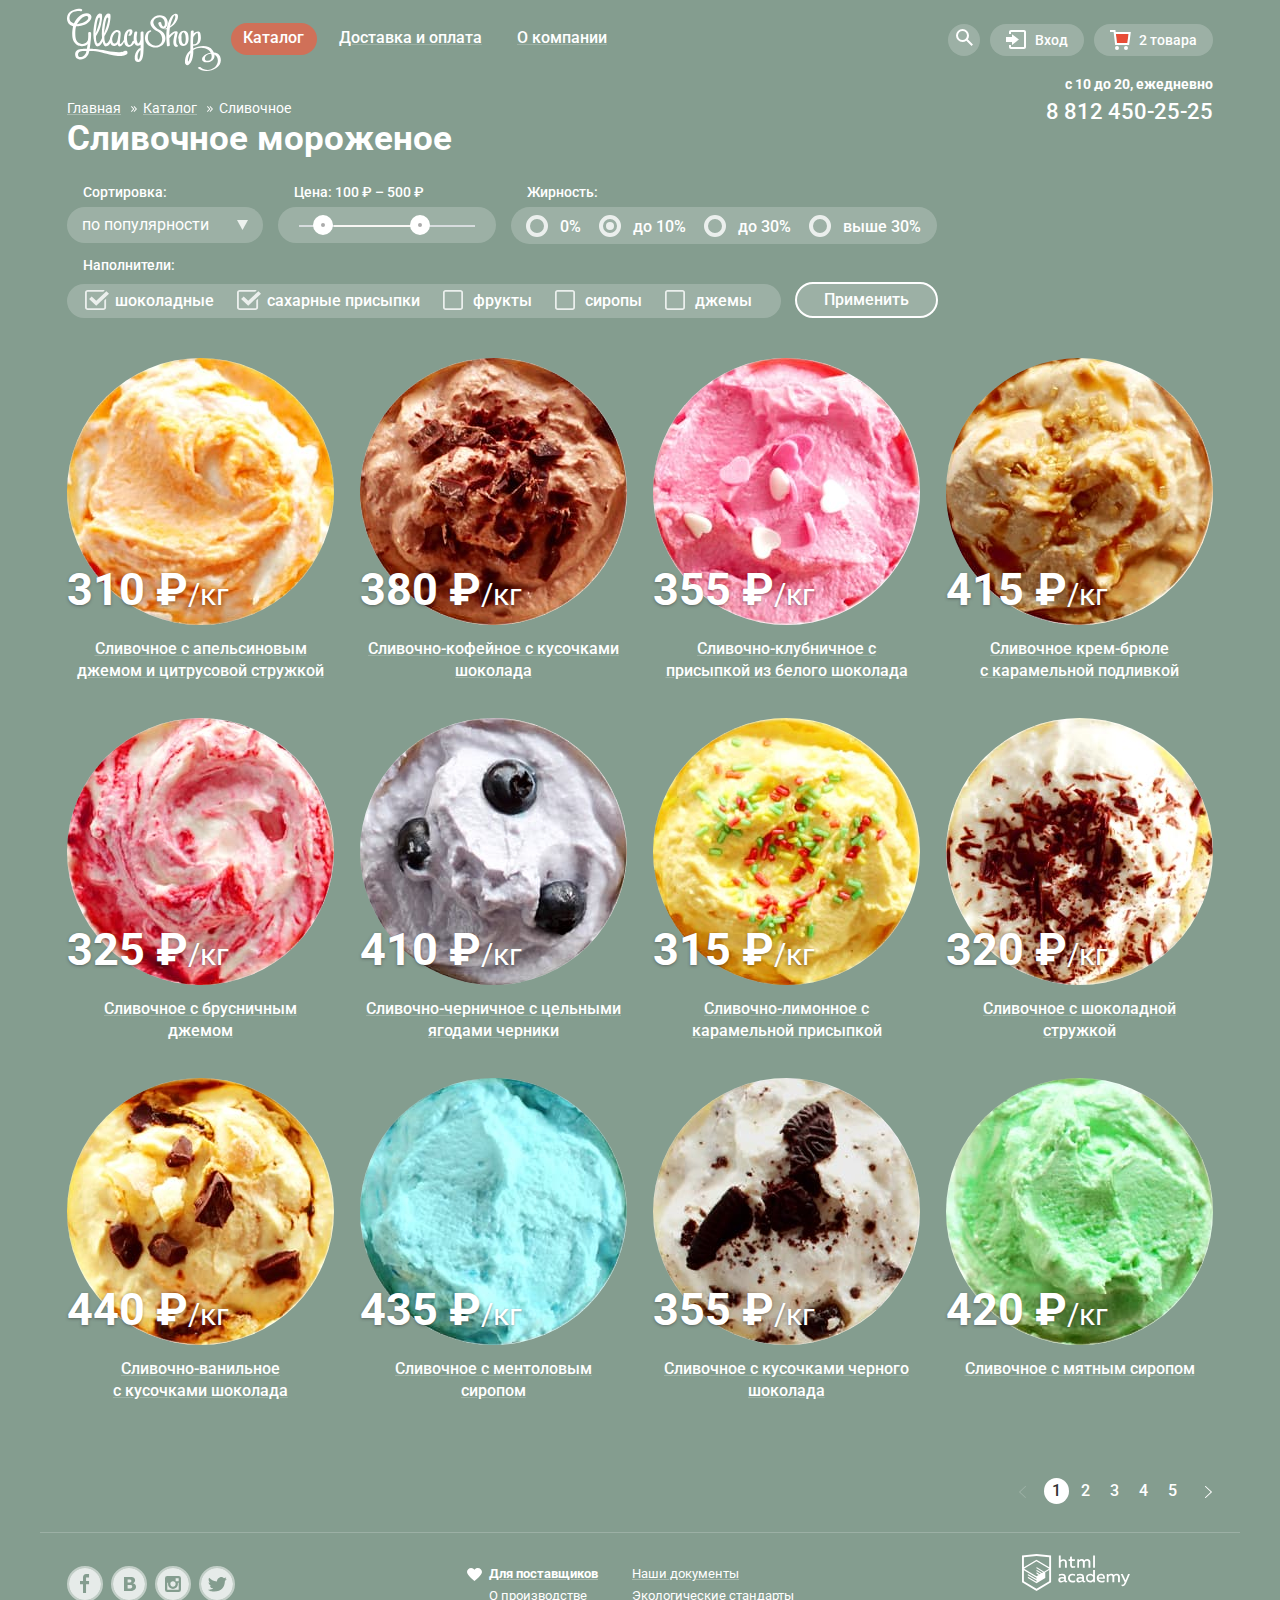
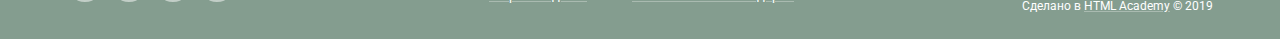
<file: catalog.html>
<!DOCTYPE html>
<html lang="ru" class="catalog-page">
  <head>
    <meta charset="utf-8" />
    <title>HTML Academy: Глейси</title>
    <link
      href="https://fonts.googleapis.com/css2?family=Roboto:wght@400;500;700&display=swap"
      rel="stylesheet"
    />
    <link rel="stylesheet" href="css/normalize.min.css" />
    <link rel="stylesheet" href="css/style.min.css" />
  </head>
  <body>
    <div class="site-wrapper">
      <div class="site-container">
        <header class="site-header">
          <nav class="site-navigation">
            <a href="index.html">
              <img
                src="img/logo.svg"
                width="154"
                height="64"
                alt="Логотип магазина мороженого Глейси"
              />
            </a>
            <ul class="main-navigation">
              <li class="main-navigation-catalog">
                <a
                  class="main-navigation-item main-navigation-current catalog-link"
                  href="catalog.html"
                  >Каталог</a
                >
                <div class="catalog-menu-wrapper">
                  <section class="catalog-menu site-popup">
                    <h2 class="visually-hidden">Подменю каталога</h2>
                    <p>
                      <a href="blank.html"><b>Новинки</b></a>
                    </p>
                    <hr />
                    <ul>
                      <li>
                        <a href="catalog.html" class="catalog-menu-current"
                          >Сливочное</a
                        >
                      </li>
                      <li>
                        <a href="blank.html">Щербеты</a>
                      </li>
                      <li><a href="blank.html">Фруктовый лед</a></li>
                      <li><a href="blank.html">Мелорин</a></li>
                    </ul>
                  </section>
                </div>
              </li>
              <li>
                <a class="main-navigation-item" href="blank.html"
                  >Доставка и оплата</a
                >
              </li>
              <li>
                <a class="main-navigation-item" href="blank.html">О компании</a>
              </li>
            </ul>
            <div class="user-navigation">
              <div class="user-navigation-item user-navigation-search">
                <button type="button" class="search-button menu-button">
                  <span class="visually-hidden">Поиск</span>
                  <svg
                    xmlns="http://www.w3.org/2000/svg"
                    xmlns:xlink="http://www.w3.org/1999/xlink"
                    width="17"
                    height="17"
                    viewBox="0 0 17 17"
                  >
                    <path
                      class="svg-colored-part"
                      fill="#fff"
                      d="M16.958 15.527L11.75 10.32A6.455 6.455 0 0 0 13 6.5 6.5 6.5 0 1 0 6.5 13a6.465 6.465 0 0 0 3.839-1.263l5.205 5.204 1.414-1.414zM6.5 11C4.019 11 2 8.981 2 6.5S4.019 2 6.5 2 11 4.019 11 6.5 8.981 11 6.5 11z"
                    />
                  </svg>
                </button>
                <div class="search-popup-wrapper">
                  <section class="search-popup site-popup">
                    <h2 class="visually-hidden">Форма поиска</h2>
                    <form action="https://echo.htmlacademy.ru" method="GET">
                      <p>
                        <label for="search-input-id" class="visually-hidden">
                          Поиск
                        </label>
                        <input
                          id="search-input-id"
                          type="text"
                          placeholder="Крем-брюле"
                          name="search"
                        />
                      </p>
                    </form>
                  </section>
                </div>
              </div>
              <div class="user-navigation-item user-navigation-login">
                <button type="button" class="login-button menu-button">
                  <svg
                    xmlns="http://www.w3.org/2000/svg"
                    xmlns:xlink="http://www.w3.org/1999/xlink"
                    width="21"
                    height="19"
                    viewBox="0 0 21 19"
                  >
                    <g fill="#ffffff">
                      <path
                        class="svg-colored-part"
                        d="M6 14.875L12.917 9.5 6 4.125v2.917H-.042v4.917H6z"
                      />
                      <path
                        class="svg-colored-part"
                        d="M18 0H5C3.9 0 3 .9 3 2v2h2V2h13v15H5v-2H3v2c0 1.1.9 2 2 2h13c1.1 0 2-.9 2-2V2c0-1.1-.9-2-2-2z"
                      />
                    </g>
                  </svg>
                  <span>Вход</span>
                </button>
                <div class="login-popup-wrapper">
                  <section class="site-popup login-popup">
                    <h2 class="visually-hidden">Форма логина</h2>
                    <form
                      action="https://echo.htmlacademy.ru"
                      method="POST"
                      class="login-form"
                    >
                      <p>
                        <label
                          for="login-form-login-id"
                          class="visually-hidden"
                        >
                          Логин
                        </label>
                        <input
                          id="login-form-login-id"
                          type="email"
                          name="login"
                          placeholder="email@example.com"
                          required
                        />
                      </p>
                      <p>
                        <label for="login-form-psw-id" class="visually-hidden">
                          Пароль
                        </label>
                        <input
                          id="login-form-psw-id"
                          type="password"
                          name="password"
                          placeholder="......"
                          required
                        />
                      </p>
                      <div class="login-popup-actions">
                        <button type="submit" class="button">Войти</button>
                        <div>
                          <a href="blank.html">Забыли пароль?</a>
                          <a href="blank.html">Новая регистрация</a>
                        </div>
                      </div>
                    </form>
                  </section>
                </div>
              </div>
              <div class="user-navigation-item user-navigation-basket-full">
                <button
                  type="button"
                  class="menu-button basket-button basket-button-full"
                  aria-label="Корзина"
                >
                  <svg
                    xmlns="http://www.w3.org/2000/svg"
                    width="21"
                    height="20"
                    viewBox="0 0 21 20"
                  >
                    <path
                      fill="#E84D37"
                      d="M5.888 4.031L6.922 13h10.45l1.176-8.969z"
                    />
                    <circle
                      class="svg-colored-part"
                      fill="#ffffff"
                      cx="6.984"
                      cy="18"
                      r="2"
                    />
                    <circle
                      class="svg-colored-part"
                      fill="#ffffff"
                      cx="15.984"
                      cy="18"
                      r="2"
                    />
                    <path
                      class="svg-colored-part"
                      fill="#ffffff"
                      d="M5.657 2.031L5.422 0H0v2h3.64l1.5 13h13.988l1.699-12.969H5.657zM17.372 13H6.922L5.888 4.031h12.66L17.372 13z"
                    />
                  </svg>
                  <span>2 товара</span>
                </button>
                <div class="basket-popup-wrapper">
                  <section class="site-popup basket-popup">
                    <h2 class="visually-hidden">Форма заказа</h2>
                    <table>
                      <tbody class="orders-list">
                        <tr class="orders-list-row">
                          <td>
                            <button type="button" class="remove-button">
                              <span class="visually-hidden"
                                >Убрать из заказа</span
                              >
                            </button>
                          </td>
                          <td class="product-photo">
                            <img
                              src="img/ice-cream-1.jpg"
                              alt="Фото пломбира с апельсиновым джемом"
                              width="33"
                              height="33"
                            />
                          </td>
                          <td class="product-name">
                            <span>Пломбир с апельсиновым джемом</span>
                          </td>
                          <td class="price-item">
                            1,5 кг х <span class="price">200 руб.</span>
                          </td>
                          <td class="price-sum">300 руб.</td>
                        </tr>
                        <tr class="orders-list-row">
                          <td>
                            <button type="button" class="remove-button">
                              <span class="visually-hidden"
                                >Убрать из заказа</span
                              >
                            </button>
                          </td>
                          <td class="product-photo">
                            <img
                              src="img/ice-cream-3.jpg"
                              alt="Фото клубничного пломбира с присыпкой из белого шоколада"
                              width="33"
                              height="33"
                            />
                          </td>
                          <td class="product-name">
                            <span>
                              Клубничный пломбир с присыпкой из белого шоколада
                            </span>
                          </td>
                          <td class="price-item">
                            1,5 кг х <span class="price">300 руб.</span>
                          </td>
                          <td class="price-sum">450 руб.</td>
                        </tr>
                      </tbody>
                      <tfoot>
                        <tr class="total-row">
                          <td colspan="5"><strong>Итого: 750 руб.</strong></td>
                        </tr>
                      </tfoot>
                    </table>
                    <button type="button" class="button order-button">
                      Оформить заказ
                    </button>
                  </section>
                </div>
              </div>
            </div>
          </nav>
          <div class="schedule-info">
            <p>с 10 до 20, ежедневно</p>
            <p class="schedule-info-phone">
              <a href="tel:88124502525">8 812 450-25-25</a>
            </p>
          </div>
        </header>
        <main>
          <div class="main-content-wrapper">
            <div class="catalog-title-row">
              <h1>Сливочное мороженое</h1>
              <ul class="breadcrumbs">
                <li>
                  <a href="index.html" class="contrast-link">Главная</a>
                </li>
                <li>
                  <a href="catalog.html" class="contrast-link">Каталог</a>
                </li>
                <li class="breadcrumbs-current">Сливочное</li>
              </ul>
              <section>
                <h2 class="visually-hidden">Фильтр товаров</h2>
                <form
                  action="https://echo.htmlacademy.ru"
                  method="GET"
                  class="catalog-filter"
                >
                  <div class="catalog-filter-row">
                    <div class="catalog-filter-sort">
                      <label
                        class="catalog-filter-sort-label"
                        for="catalog-filter-sort-id"
                        >Сортировка:</label
                      >
                      <select
                        id="catalog-filter-sort-id"
                        name="sort"
                        class="catalog-filter-item select-control"
                      >
                        <option value="popularity" selected>
                          по популярности
                        </option>
                        <option value="cheap">сначала недорогие</option>
                        <option value="expensive">сначала дорогие</option>
                        <option value="fat">по жирности</option>
                      </select>
                    </div>
                    <div class="catalog-filter-price">
                      <h3>Цена: 100 ₽ – 500 ₽</h3>
                      <div class="range-controls catalog-filter-item">
                        <div class="scale">
                          <div class="bar"></div>
                        </div>
                        <div class="toggle toggle-min" tabindex="0"></div>
                        <div class="toggle toggle-max" tabindex="0"></div>
                      </div>
                    </div>
                    <fieldset class="catalog-filter-fat">
                      <legend>Жирность:</legend>
                      <ul class="catalog-filter-fat-list catalog-filter-item">
                        <li class="filter-option">
                          <input
                            class="visually-hidden filter-input-radio"
                            type="radio"
                            name="fat-group"
                            value="fat0"
                            id="filter-fat0-id"
                          />
                          <label for="filter-fat0-id">0%</label>
                        </li>
                        <li class="filter-option">
                          <input
                            class="visually-hidden filter-input-radio"
                            type="radio"
                            name="fat-group"
                            value="fat10"
                            id="filter-fat10-id"
                            checked
                          />
                          <label for="filter-fat10-id">до 10%</label>
                        </li>
                        <li class="filter-option">
                          <input
                            class="visually-hidden filter-input-radio"
                            type="radio"
                            name="fat-group"
                            value="fat30"
                            id="filter-fat30-id"
                          />
                          <label for="filter-fat30-id">до 30%</label>
                        </li>
                        <li class="filter-option">
                          <input
                            class="visually-hidden filter-input-radio"
                            type="radio"
                            name="fat-group"
                            value="fat30up"
                            id="filter-fat30up-id"
                          />
                          <label for="filter-fat30up-id">выше 30%</label>
                        </li>
                      </ul>
                    </fieldset>
                  </div>
                  <div class="catalog-filter-row">
                    <fieldset class="catalog-filter-filler">
                      <legend>Наполнители:</legend>
                      <ul
                        class="catalog-filter-filler-list catalog-filter-item"
                      >
                        <li class="filter-option">
                          <input
                            class="visually-hidden filter-input-checkbox"
                            type="checkbox"
                            name="chocolate"
                            id="filter-filler-chocolate-id"
                            checked
                          />
                          <label for="filter-filler-chocolate-id">
                            шоколадные
                          </label>
                        </li>
                        <li class="filter-option">
                          <input
                            class="visually-hidden filter-input-checkbox"
                            type="checkbox"
                            name="sugar"
                            id="filter-filler-sugar-id"
                            checked
                          />
                          <label for="filter-filler-sugar-id">
                            сахарные присыпки
                          </label>
                        </li>
                        <li class="filter-option">
                          <input
                            class="visually-hidden filter-input-checkbox"
                            type="checkbox"
                            name="fruit"
                            id="filter-filler-fruits-id"
                          />
                          <label for="filter-filler-fruits-id">фрукты</label>
                        </li>
                        <li class="filter-option">
                          <input
                            class="visually-hidden filter-input-checkbox"
                            type="checkbox"
                            name="syrup"
                            id="filter-filler-syrup-id"
                          />
                          <label for="filter-filler-syrup-id">сиропы</label>
                        </li>
                        <li class="filter-option">
                          <input
                            class="visually-hidden filter-input-checkbox"
                            type="checkbox"
                            name="jam"
                            id="filter-filler-jam-id"
                          />
                          <label for="filter-filler-jam-id">джемы</label>
                        </li>
                      </ul>
                    </fieldset>
                    <button type="submit" class="button-light">
                      Применить
                    </button>
                  </div>
                </form>
              </section>
            </div>
            <section class="catalog">
              <h2 class="visually-hidden">Список наименований мороженого</h2>
              <ul class="catalog-list">
                <li class="catalog-item">
                  <h3>
                    Сливочное с апельсиновым <br />
                    джемом и цитрусовой стружкой
                  </h3>
                  <img
                    src="img/ice-cream-1.jpg"
                    width="267"
                    height="267"
                    alt="Сливочное с апельсиновым джемом и цитрусовой стружкой"
                  />
                  <p class="catalog-item-price"><b>310 ₽</b><span>/кг</span></p>
                  <div class="catalog-item-extension">
                    <button type="button" class="button">
                      Быстрый просмотр
                    </button>
                  </div>
                </li>
                <li class="catalog-item">
                  <h3>
                    Сливочно-кофейное с кусочками <br />
                    шоколада
                  </h3>
                  <img
                    src="img/ice-cream-2.jpg"
                    width="267"
                    height="267"
                    alt="Сливочно-кофейное с кусочками шоколада"
                  />
                  <p class="catalog-item-price"><b>380 ₽</b><span>/кг</span></p>
                  <div class="catalog-item-extension">
                    <button type="button" class="button">
                      Быстрый просмотр
                    </button>
                  </div>
                </li>
                <li class="catalog-item">
                  <h3>
                    Сливочно-клубничное с <br />
                    присыпкой из белого шоколада
                  </h3>
                  <img
                    src="img/ice-cream-3.jpg"
                    width="267"
                    height="267"
                    alt="Сливочно-клубничное с присыпкой из белого шоколада"
                  />
                  <p class="catalog-item-price"><b>355 ₽</b><span>/кг</span></p>
                  <div class="catalog-item-extension">
                    <button type="button" class="button">
                      Быстрый просмотр
                    </button>
                  </div>
                </li>
                <li class="catalog-item">
                  <h3>
                    Сливочное крем-брюле <br />
                    с карамельной подливкой
                  </h3>
                  <img
                    src="img/ice-cream-4.jpg"
                    width="267"
                    height="267"
                    alt="Сливочное крем-брюле с карамельной подливкой"
                  />
                  <p class="catalog-item-price"><b>415 ₽</b><span>/кг</span></p>
                  <div class="catalog-item-extension">
                    <button type="button" class="button">
                      Быстрый просмотр
                    </button>
                  </div>
                </li>
                <li class="catalog-item">
                  <h3>
                    Сливочное с брусничным <br />
                    джемом
                  </h3>
                  <img
                    src="img/ice-cream-5.jpg"
                    width="267"
                    height="267"
                    alt="Сливочное с брусничным джемом"
                  />
                  <p class="catalog-item-price"><b>325 ₽</b><span>/кг</span></p>
                  <div class="catalog-item-extension">
                    <button type="button" class="button">
                      Быстрый просмотр
                    </button>
                  </div>
                </li>
                <li class="catalog-item">
                  <h3>
                    Сливочно-черничное с цельными <br />
                    ягодами черники
                  </h3>
                  <img
                    src="img/ice-cream-6.jpg"
                    width="267"
                    height="267"
                    alt="Сливочно-черничное с цельными ягодами черники"
                  />
                  <p class="catalog-item-price"><b>410 ₽</b><span>/кг</span></p>
                  <div class="catalog-item-extension">
                    <button type="button" class="button">
                      Быстрый просмотр
                    </button>
                  </div>
                </li>
                <li class="catalog-item">
                  <h3>
                    Сливочно-лимонное с <br />
                    карамельной присыпкой
                  </h3>
                  <img
                    src="img/ice-cream-7.jpg"
                    width="267"
                    height="267"
                    alt="Сливочно-лимонное с карамельной присыпкой"
                  />
                  <p class="catalog-item-price"><b>315 ₽</b><span>/кг</span></p>
                  <div class="catalog-item-extension">
                    <button type="button" class="button">
                      Быстрый просмотр
                    </button>
                  </div>
                </li>
                <li class="catalog-item">
                  <h3>
                    Сливочное с шоколадной <br />
                    стружкой
                  </h3>
                  <img
                    src="img/ice-cream-8.jpg"
                    width="267"
                    height="267"
                    alt="Сливочное с шоколадной стружкой"
                  />
                  <p class="catalog-item-price"><b>320 ₽</b><span>/кг</span></p>
                  <div class="catalog-item-extension">
                    <button type="button" class="button">
                      Быстрый просмотр
                    </button>
                  </div>
                </li>
                <li class="catalog-item">
                  <h3>
                    Сливочно-ванильное <br />
                    с кусочками шоколада
                  </h3>
                  <img
                    src="img/ice-cream-9.jpg"
                    width="267"
                    height="267"
                    alt="Сливочно-ванильное с кусочками шоколада"
                  />
                  <p class="catalog-item-price"><b>440 ₽</b><span>/кг</span></p>
                  <div class="catalog-item-extension">
                    <button type="button" class="button">
                      Быстрый просмотр
                    </button>
                  </div>
                </li>
                <li class="catalog-item">
                  <h3>
                    Сливочноe с ментоловым <br />
                    сиропом
                  </h3>
                  <img
                    src="img/ice-cream-10.jpg"
                    width="267"
                    height="267"
                    alt="Сливочноe с ментоловым сиропом"
                  />
                  <p class="catalog-item-price"><b>435 ₽</b><span>/кг</span></p>
                  <div class="catalog-item-extension">
                    <button type="button" class="button">
                      Быстрый просмотр
                    </button>
                  </div>
                </li>
                <li class="catalog-item">
                  <h3>
                    Сливочное с кусочками черного <br />
                    шоколада
                  </h3>
                  <img
                    src="img/ice-cream-11.jpg"
                    width="267"
                    height="267"
                    alt="Сливочное с кусочками черного шоколада"
                  />
                  <p class="catalog-item-price"><b>355 ₽</b><span>/кг</span></p>
                  <div class="catalog-item-extension">
                    <button type="button" class="button">
                      Быстрый просмотр
                    </button>
                  </div>
                </li>
                <li class="catalog-item">
                  <h3>Сливочное с мятным сиропом</h3>
                  <img
                    src="img/ice-cream-12.jpg"
                    width="267"
                    height="267"
                    alt="Сливочное с мятным сиропом"
                  />
                  <p class="catalog-item-price"><b>420 ₽</b><span>/кг</span></p>
                  <div class="catalog-item-extension">
                    <button type="button" class="button">
                      Быстрый просмотр
                    </button>
                  </div>
                </li>
              </ul>
              <div class="pagination">
                <button type="button" class="pagination-arrow" disabled>
                  <svg
                    width="7"
                    height="12"
                    viewBox="0 0 7 12"
                    fill="none"
                    xmlns="http://www.w3.org/2000/svg"
                  >
                    <path
                      d="M0.15889 6.34125L6.06761 11.8512C6.1703 11.9465 6.30937 12 6.45436 12C6.59934 12 6.73841 11.9465 6.84111 11.8512C6.89146 11.8048 6.93142 11.7495 6.95869 11.6885C6.98596 11.6276 7 11.5623 7 11.4962C7 11.4302 6.98596 11.3649 6.95869 11.304C6.93142 11.243 6.89146 11.1877 6.84111 11.1412L1.3084 6.00125L6.84111 0.831247C6.89146 0.784766 6.93142 0.729465 6.95869 0.668535C6.98596 0.607606 7 0.542253 7 0.476248C7 0.410242 6.98596 0.344889 6.95869 0.283959C6.93142 0.22303 6.89146 0.167728 6.84111 0.121247C6.73357 0.0364304 6.59506 -0.00654793 6.45436 0.00124741C6.38391 0.000448227 6.31406 0.013381 6.2493 0.0392141C6.18454 0.0650473 6.12631 0.103209 6.07835 0.151247L0.15889 5.63125C0.108543 5.67773 0.0685816 5.73303 0.0413108 5.79396C0.01404 5.85489 0 5.92024 0 5.98625C0 6.05225 0.01404 6.11761 0.0413108 6.17854C0.0685816 6.23947 0.108543 6.29477 0.15889 6.34125Z"
                      fill="white"
                    />
                  </svg>
                </button>
                <ul class="pagination-list">
                  <li class="pagination-item pagination-item-current">
                    <a>1</a>
                  </li>
                  <li class="pagination-item"><a href="#">2</a></li>
                  <li class="pagination-item"><a href="#">3</a></li>
                  <li class="pagination-item"><a href="#">4</a></li>
                  <li class="pagination-item"><a href="#">5</a></li>
                </ul>
                <button type="button" class="pagination-arrow">
                  <svg
                    width="7"
                    height="12"
                    viewBox="0 0 7 12"
                    fill="none"
                    xmlns="http://www.w3.org/2000/svg"
                  >
                    <path
                      d="M6.84111 5.65875L0.932395 0.148752C0.829699 0.05349 0.690626 0 0.545642 0C0.400659 0 0.261586 0.05349 0.15889 0.148752C0.108543 0.195234 0.0685817 0.250534 0.041311 0.311464C0.0140403 0.372393 0 0.437746 0 0.503752C0 0.569758 0.0140403 0.635111 0.041311 0.69604C0.0685817 0.75697 0.108543 0.812271 0.15889 0.858752L5.6916 5.99875L0.15889 11.1688C0.108543 11.2152 0.0685817 11.2705 0.041311 11.3315C0.0140403 11.3924 0 11.4577 0 11.5238C0 11.5898 0.0140403 11.6551 0.041311 11.716C0.0685817 11.777 0.108543 11.8323 0.15889 11.8788C0.266426 11.9636 0.404942 12.0065 0.545642 11.9988C0.616091 11.9996 0.68594 11.9866 0.750698 11.9608C0.815455 11.935 0.873688 11.8968 0.921651 11.8488L6.84111 6.36875C6.89146 6.32227 6.93142 6.26697 6.95869 6.20604C6.98596 6.14511 7 6.07976 7 6.01375C7 5.94775 6.98596 5.88239 6.95869 5.82146C6.93142 5.76053 6.89146 5.70523 6.84111 5.65875Z"
                      fill="white"
                    />
                  </svg>
                </button>
              </div>
            </section>
          </div>
        </main>
        <footer class="site-footer">
          <section>
            <h2 class="visually-hidden">Соцсети</h2>
            <ul class="socials">
              <li>
                <a href="#" class="social-btn" aria-label="Фейсбук">
                  <svg
                    xmlns="http://www.w3.org/2000/svg"
                    width="32"
                    height="32"
                    viewBox="0 0 32 32"
                  >
                    <path
                      fill="#FFF"
                      d="M16 0C7.164 0 0 7.163 0 16s7.164 16 16 16c8.837 0 16-7.164 16-16S24.837 0 16 0zm4.062 9.455h-3.021v3.444h3.021v3.445h-3.021v8.61H14.02v-8.61H11v-3.445h3.021V9.455c0-1.902 1.353-3.445 3.021-3.445h3.021v3.445z"
                    />
                  </svg>
                </a>
              </li>
              <li>
                <a href="#" class="social-btn" aria-label="ВКонтакте">
                  <svg
                    xmlns="http://www.w3.org/2000/svg"
                    width="32"
                    height="32"
                    viewBox="0 0 32 32"
                  >
                    <g fill="#FFF">
                      <path
                        d="M16.637 14.495c.402-.019.719-.082.951-.188.326-.145.54-.33.641-.559.101-.229.15-.496.15-.797 0-.232-.058-.465-.174-.697-.116-.232-.322-.405-.617-.517-.264-.1-.592-.155-.984-.165a76.242 76.242 0 0 0-1.652-.014h-.339v2.965h.565c.571 0 1.057-.009 1.459-.028zM18.118 17.084c-.282-.081-.672-.125-1.166-.132a127.97 127.97 0 0 0-1.55-.009h-.79v3.493h.264c1.014 0 1.74-.003 2.18-.009a3.2 3.2 0 0 0 1.212-.245c.377-.157.633-.364.774-.625s.214-.562.214-.9c0-.446-.088-.788-.261-1.03-.17-.241-.464-.423-.877-.543z"
                      />
                      <path
                        d="M16 0C7.164 0 0 7.164 0 16c0 8.837 7.164 16 16 16 8.837 0 16-7.163 16-16 0-8.836-7.163-16-16-16zm6.602 20.531a3.73 3.73 0 0 1-1.124 1.327c-.552.415-1.161.71-1.823.886s-1.501.264-2.519.264h-6.121V8.987h5.443c1.13 0 1.957.038 2.48.113a5.126 5.126 0 0 1 1.561.5c.533.27.929.632 1.189 1.087.26.455.392.975.392 1.558 0 .678-.179 1.278-.536 1.795-.358.518-.863.92-1.517 1.208v.075c.917.182 1.642.559 2.179 1.13.537.571.807 1.325.807 2.261 0 .678-.138 1.283-.411 1.817z"
                      />
                    </g>
                  </svg>
                </a>
              </li>
              <li>
                <a href="#" class="social-btn" aria-label="Инстаграм">
                  <svg
                    xmlns="http://www.w3.org/2000/svg"
                    width="32"
                    height="32"
                    viewBox="0 0 32 32"
                  >
                    <g fill="#FFF">
                      <path
                        d="M20.916 16a4.938 4.938 0 1 1-9.877 0c0-.394.051-.773.138-1.14h-.897v6.838h11.396V14.86h-.897c.086.367.137.746.137 1.14z"
                      />
                      <path
                        d="M15.978 18.659c1.466 0 2.659-1.193 2.659-2.659s-1.193-2.659-2.659-2.659c-1.466 0-2.659 1.193-2.659 2.659s1.192 2.659 2.659 2.659zM18.637 10.302h3.039v3.039h-3.039z"
                      />
                      <path
                        d="M16 0C7.164 0 0 7.164 0 16c0 8.837 7.164 16 16 16 8.837 0 16-7.163 16-16 0-8.836-7.163-16-16-16zm7.955 21.698a2.285 2.285 0 0 1-2.279 2.279H10.279A2.285 2.285 0 0 1 8 21.698V10.302a2.286 2.286 0 0 1 2.279-2.279h11.396a2.286 2.286 0 0 1 2.279 2.279v11.396z"
                      />
                    </g>
                  </svg>
                </a>
              </li>
              <li>
                <a href="#" class="social-btn" aria-label="Твитер">
                  <svg
                    xmlns="http://www.w3.org/2000/svg"
                    width="32"
                    height="32"
                    viewBox="0 0 32 32"
                  >
                    <path
                      fill="#FFF"
                      d="M16 0C7.164 0 0 7.164 0 16c0 8.837 7.164 16 16 16 8.837 0 16-7.163 16-16 0-8.836-7.163-16-16-16zm7.944 12.809c-.251 6.516-3.463 10.832-10.992 10.702h-.486c-.447 0-4.543-.443-5.344-1.823 2.479.19 4.247-.406 5.12-1.136-1.048-.289-2.923-.461-3.251-2.848.384.104.618.221 1.299.113-1.307-.824-2.758-1.519-2.679-3.643.311.317 1.164.518 1.46.457-.768-.233-2.149-3.244-.974-4.781 1.984 1.79 4.075 3.482 7.804 3.643.227-2.214 1.24-3.699 3.168-4.325 1.84-.479 3.255.26 3.901 1.138.737-.224 1.453-.466 2.193-.685-.004.833-.569 1.463-.935 1.709.747.165 1.423-.475 1.423-.475-.184.963-1.094 1.725-1.707 1.954z"
                    />
                  </svg>
                </a>
              </li>
            </ul>
          </section>
          <section class="additional-info">
            <h2 class="visually-hidden">Дополнительная информация</h2>
            <ul class="additional-info-list">
              <li class="favorite-item">
                <a href="blank.html" class="contrast-link">Для поставщиков</a>
              </li>
              <li>
                <a href="blank.html" class="contrast-link">Наши документы</a>
              </li>
              <li>
                <a href="blank.html" class="contrast-link">О производстве</a>
              </li>
              <li>
                <a href="blank.html" class="contrast-link"
                  >Экологические стандарты</a
                >
              </li>
            </ul>
          </section>
          <div class="footer-copyright">
            <a
              href="https://htmlacademy.ru/intensive/htmlcss"
              class="contrast-link"
            >
              <svg
                id="Layer_1"
                data-name="Layer 1"
                xmlns="http://www.w3.org/2000/svg"
                viewBox="0 0 108.08 36.85"
                width="108"
                height="39"
              >
                <title>logo-htmlacademy-small1</title>
                <path
                  d="M44.61,26.88a2,2,0,0,0,.55-0.1v1.33a3.25,3.25,0,0,1-1.18.21,1.67,1.67,0,0,1-1.67-1,4.84,4.84,0,0,1-3.14,1.08c-1.51,0-2.91-.83-2.91-2.55,0-2.13,2-2.79,3.71-2.79a11.08,11.08,0,0,1,2.17.25v-0.3c0-1-.76-1.77-2.19-1.77a7.42,7.42,0,0,0-3,.64v-1.7a10.21,10.21,0,0,1,3.19-.55c2.36,0,3.81,1.12,3.81,3.65v3a0.54,0.54,0,0,0,.49.59h0.17Zm-6.44-1.13A1.35,1.35,0,0,0,39.63,27h0.11a3.39,3.39,0,0,0,2.41-1V24.58a9.72,9.72,0,0,0-1.81-.21c-1,0-2.16.33-2.16,1.38h0Zm12.36-6.11a5,5,0,0,1,2.57.64V22a4.08,4.08,0,0,0-2.3-.7,2.75,2.75,0,1,0,0,5.49,5,5,0,0,0,2.43-.64v1.71a6.27,6.27,0,0,1-2.76.57A4.21,4.21,0,0,1,46,24.51q0-.21,0-0.41a4.32,4.32,0,0,1,4.18-4.46h0.38Zm12.17,7.24a2,2,0,0,0,.55-0.1v1.33a3.25,3.25,0,0,1-1.18.21,1.67,1.67,0,0,1-1.67-1,4.84,4.84,0,0,1-3.14,1.08c-1.51,0-2.91-.83-2.91-2.55,0-2.13,2-2.79,3.71-2.79a11.08,11.08,0,0,1,2.17.25v-0.3c0-1-.76-1.77-2.19-1.77a7.42,7.42,0,0,0-3,.64v-1.7a10.21,10.21,0,0,1,3.19-.55c2.36,0,3.81,1.12,3.81,3.65v3a0.54,0.54,0,0,0,.49.59h0.17Zm-6.44-1.13A1.35,1.35,0,0,0,57.73,27h0.11a3.39,3.39,0,0,0,2.41-1V24.58a9.72,9.72,0,0,0-1.81-.21c-1.06,0-2.16.33-2.16,1.38h0ZM73,16V28.2H71.35V26.88a3.88,3.88,0,0,1-3.19,1.54,4.4,4.4,0,0,1,0-8.78,3.81,3.81,0,0,1,3,1.3V16H73Zm-4.53,5.22a2.76,2.76,0,1,0,0,5.52A2.86,2.86,0,0,0,71.15,25V23A2.91,2.91,0,0,0,68.49,21.27ZM79,19.64c3.31,0,4.46,2.68,3.92,5.09H76.7c0.21,1.5,1.67,2.11,3.19,2.11a6.11,6.11,0,0,0,2.64-.59v1.6a7.14,7.14,0,0,1-3,.57C77,28.42,74.78,27,74.78,24a4.18,4.18,0,0,1,4-4.39H79Zm0.09,1.54a2.28,2.28,0,0,0-2.44,2.1v0.06H81.3A2,2,0,0,0,79.13,21.18Zm5.73,7V19.87h1.65v1a3.81,3.81,0,0,1,2.78-1.27A2.86,2.86,0,0,1,91.89,21a4.12,4.12,0,0,1,2.91-1.33A3.06,3.06,0,0,1,98,23V28.2h-1.9V23.05a1.59,1.59,0,0,0-1.42-1.75H94.42a2.8,2.8,0,0,0-2.07,1.12V28.2h-1.9V23.05A1.59,1.59,0,0,0,89,21.31H88.8a3,3,0,0,0-2.21,1.29v5.63H84.86Zm21.31-8.33h1.9l-3.91,9.46c-0.9,2.17-2.09,2.86-3.35,2.86a4.76,4.76,0,0,1-1.1-.14V30.46a2.86,2.86,0,0,0,.85.12c0.9,0,1.58-.64,2.07-1.9l0.17-.42-4-8.4h2l2.86,6.29ZM38.73,1.46V6.22a3.81,3.81,0,0,1,2.7-1.14,3.25,3.25,0,0,1,3.44,3.4v5.15H43V8.72a1.81,1.81,0,0,0-1.61-2h-0.3a2.93,2.93,0,0,0-2.32,1.39v5.52h-1.9V1.46h1.9ZM49.94,2.31v3h3V6.91h-3v3.81c0,1.1.5,1.46,1.58,1.46a4.49,4.49,0,0,0,1.69-.33v1.6A6.8,6.8,0,0,1,51,13.8a2.55,2.55,0,0,1-2.86-2.74V6.89H46.58V5.26h1.5V2.74Zm5.4,11.31V5.28H57v1A3.81,3.81,0,0,1,59.77,5a2.86,2.86,0,0,1,2.6,1.33A4.12,4.12,0,0,1,65.28,5,3.06,3.06,0,0,1,68.44,8.4v5.21h-1.9V8.46a1.59,1.59,0,0,0-1.42-1.75H64.89a2.8,2.8,0,0,0-2.07,1.12v5.78h-1.9V8.46A1.59,1.59,0,0,0,59.5,6.71H59.27A3,3,0,0,0,57.06,8v5.63H55.34ZM71.17,1.45H73V13.6H71.17V1.45ZM14.71,0H14.55L0,1.54V28.21l14.55,8.66,14.55-8.66V1.54Zm12.5,27.1L14.55,34.64,1.9,27.12V16.18l12.59,7.5V25L5.86,19.9v1.31l8.68,5.21v1.39L5.87,22.65V24l8.68,5.21,8.75-5.24V18.31L27.2,16V27.12Zm0-12.53-3.48,2-1.6,1L14.51,13v1.31L21,18.23H21l-0.14.09-1,.54-5.37-3.2V17l4.24,2.52-1,.67-3.2-1.9v1.31l2.1,1.24L14.5,22.1,2,14.65,14.51,7.11Zm0-1.32L14.49,5.76,1.91,13.25v-10L14.56,1.92,27.21,3.25v10h0Z"
                  transform="translate(0 -0.02)"
                  fill="#fff"
                />
              </svg>
            </a>
            <p class="footer-copyright-text">
              Сделано в
              <a
                href="https://htmlacademy.ru/intensive/htmlcss"
                class="contrast-link"
                >HTML Academy</a
              >
              <span>© 2019</span>
            </p>
          </div>
        </footer>
      </div>
    </div>
    <script src="js/script.min.js"></script>
  </body>
</html>
</file>
<file: css/style.min.css>
@-webkit-keyframes bounce{0%{transform:translateY(-2000px)}70%{transform:translateY(30px)}90%{transform:translateY(-10px)}to{transform:translateY(0)}}@keyframes bounce{0%{transform:translateY(-2000px)}70%{transform:translateY(30px)}90%{transform:translateY(-10px)}to{transform:translateY(0)}}@-webkit-keyframes shake{0%,to{transform:translateX(0)}10%,30%,50%,70%,90%{transform:translateX(-10px)}20%,40%,60%,80%{transform:translateX(10px)}}@keyframes shake{0%,to{transform:translateX(0)}10%,30%,50%,70%,90%{transform:translateX(-10px)}20%,40%,60%,80%{transform:translateX(10px)}}:root{--basic-color: #ffffff;--basic-shadow-color: rgba(49, 50, 53, 0.5);--basic-contrast-color: #323232;--basic-contrast-basket-color: #343434;--additional-color-dark: #353535;--additional-color-medium: #5a5a5a;--additional-color-light: #999999;--additional-contrast-color-light: rgba(255, 255, 255, 0.2);--additional-shadow-color: #696969;--link-decoration-color: rgba(50, 50, 50, 0.3);--link-decoration-color-hover: rgba(232, 77, 55, 0.3);--link-decoration-color-active: rgba(232, 77, 55, 0.3);--link-contrast-color-hover: #ffbc9e;--link-contrast-decoration-color-hover: rgba(255, 188, 158, 0.3);--link-contrast-decoration-color: rgba(255, 255, 255, 0.3);--accent-color: #e84d37;--basic-background-color-1: #849d8f;--basic-background-color-2: #8996a6;--basic-background-color-3: #9d8b84;--additional-background-color: #f8f7f4;--wafer-background-color: rgb(239, 223, 190);--crimson-background-color: rgb(122, 20, 40);--chocolate-background-color: rgb(83, 53, 41);--mailing-background: rgb(161, 204, 250);--map-background: rgb(238, 235, 230);--pink-background-color: rgb(220, 125, 150);--menu-hover-background-color: #ffffff;--menu-active-background-color: #ededed;--menu-contrast-background-color: #d07058;--btn-background-color: linear-gradient(180deg, #f26843 0%, #e74a35 100%);--btn-background-color-hover: linear-gradient(
      0deg,
      rgba(255, 255, 255, 0.2),
      rgba(255, 255, 255, 0.2)
    ),
    linear-gradient(180deg, #f26843 0%, #e74a35 100%);--btn-background-color-active: linear-gradient(
      0deg,
      rgba(0, 0, 0, 0.07),
      rgba(0, 0, 0, 0.07)
    ),
    linear-gradient(180deg, #f26843 0%, #e74a35 100%);--btn-large-shadow-color: rgba(172, 16, 0, 0.64);--btn-large-shadow-color-hover: #ac1000;--btn-large-shadow-color-active: #942718;--btn-large-text-shadow-color: rgba(160, 32, 11, 0.76);--btn-shadow-color: rgba(85, 8, 0, 0.54);--btn-shadow-color-hover: #ac1000;--btn-shadow-color-active: #942718;--popup-background-color-basic: #ffffff;--popup-background-color-additional: #cacac7;--input-border: rgba(178, 178, 178, 0.52);--input-border-outline: rgba(46, 136, 228, 0.52);--icon-border: rgba(255, 255, 255, 0.5);--icon-border-active: rgba(255, 255, 255, 0.7);--catalog-menu-hover: #fbded7;--catalog-menu-active: #f6b5a5;--catalog-menu-current: #d07058;--delimiter-color: rgba(50, 50, 50, 0.2);--catalog-item-hover: rgba(255, 255, 255, 0.2);--catalog-item-shadow: rgba(0, 0, 0, 0.2);--filter-option: rgba(255, 255, 255, 0.8);--filter-option-hover: rgba(255, 255, 255, 1);--filter-option-active: rgba(255, 255, 255, 0.4);--pagination-hover: rgba(255, 255, 255, 0.2);--form-border-color: #d3d3d2;--overlay-color: rgba(0, 0, 0, 0.4);--basket-popup-additional-color: #ababab;--slider-btn-hover: rgba(255, 255, 255, 0.4);--contacts-background: #fefefe;--toggle-background: #ffffff;--toggle-color: #ababab}html{height:100%}a,body{font-size:16px}body{margin:0;padding:0;font-family:"Roboto",Arial,sans-serif;line-height:22px;color:var(--basic-color);background-color:var(--basic-background-color-1);min-height:100%;display:grid;grid-template-rows:-webkit-min-content 1fr -webkit-min-content;grid-template-rows:min-content 1fr min-content}body::first-letter{text-transform:uppercase}*,::after,::before{box-sizing:border-box}img{max-width:100%;height:auto}a{color:var(--basic-contrast-color);-webkit-text-decoration-color:var(--link-decoration-color);text-decoration-color:var(--link-decoration-color);font-weight:500;line-height:18px}a:focus,a:hover{color:var(--accent-color);-webkit-text-decoration-color:var(--link-decoration-color-hover);text-decoration-color:var(--link-decoration-color-hover)}a:active{color:var(--accent-color);-webkit-text-decoration-color:var(--link-decoration-color-active);text-decoration-color:var(--link-decoration-color-active)}a.contrast-link{color:var(--basic-color);-webkit-text-decoration-color:var(--link-contrast-decoration-color);text-decoration-color:var(--link-contrast-decoration-color)}a.contrast-link:active,a.contrast-link:focus,a.contrast-link:hover{color:var(--link-contrast-color-hover);-webkit-text-decoration-color:var(--link-contrast-decoration-color-hover);text-decoration-color:var(--link-contrast-decoration-color-hover)}.hidden{display:none}.visually-hidden:not(:focus):not(:active),input[type=checkbox].visually-hidden,input[type=radio].visually-hidden{position:absolute;width:1px;height:1px;margin:-1px;border:0;padding:0;white-space:nowrap;-webkit-clip-path:inset(100%);clip-path:inset(100%);clip:rect(0 0 0 0);overflow:hidden}.site-wrapper{min-width:1200px;background-repeat:no-repeat;background-position:top center}.site-container{width:1200px;margin:0 auto}.site-wrapper-1{background-color:var(--basic-background-color-1);background-image:url(../img/slider1.png)}.site-wrapper-2{background-color:var(--basic-background-color-2);background-image:url(../img/slider2.png)}.site-wrapper-3{background-color:var(--basic-background-color-3);background-image:url(../img/slider3.png)}.site-header{padding:8px 27px 0}.site-navigation{display:grid;grid-template-columns:auto 1fr -webkit-min-content;grid-template-columns:auto 1fr min-content}.main-navigation{display:flex;flex-wrap:wrap;list-style:none;margin:15px 0 0;padding:0;font-size:16px;line-height:18px;font-weight:700;white-space:nowrap}.main-navigation-item{display:block;margin-left:10px;padding:6px 13px 8px 12px;color:var(--basic-color);-webkit-text-decoration-color:rgba(255,255,255,.2);text-decoration-color:rgba(255,255,255,.2)}.main-navigation-item:focus,.main-navigation-item:hover{color:var(--basic-contrast-color);text-decoration:none;border-radius:26px;background-color:var(--menu-active-background-color)}.main-navigation-item:active{color:var(--basic-contrast-color);text-decoration:none;background-color:var(--menu-hover-background-color);border-radius:26px;box-shadow:inset 0 2px 1px var(--additional-shadow-color)}.main-navigation-current{text-decoration:none;background-color:var(--menu-contrast-background-color);border-radius:26px}.main-navigation-catalog{position:relative}.main-navigation-catalog .catalog-menu-wrapper{display:none;position:absolute;left:2px;padding-top:2px;z-index:99}.catalog-menu{min-width:143px;background-color:var(--basic-color)}.main-navigation-catalog:hover .catalog-menu-wrapper{display:block}.catalog-menu ul{list-style:none;padding:0;margin:0}.catalog-menu a{display:block;text-decoration:none;font-size:14px;font-weight:400;line-height:16px;padding:6px 20px 6px 21px}.catalog-menu li,.catalog-menu p{margin:4px 0}.catalog-menu a:focus:not(.catalog-menu-current),.catalog-menu a:hover:not(.catalog-menu-current){text-decoration:none;color:var(--basic-contrast-color);font-size:14px;font-weight:400;line-height:16px;background-color:var(--catalog-menu-hover)}.catalog-menu a:active:not(.catalog-menu-current){color:var(--basic-contrast-color);font-size:14px;font-weight:400;line-height:16px;background-color:var(--catalog-menu-active)}.catalog-menu .catalog-menu-current{color:var(--basic-color);font-size:14px;font-weight:400;line-height:16px;background-color:var(--catalog-menu-current)}.catalog-menu hr{margin:0 9px 0 6px;border-color:var(--delimiter-color)}.user-navigation{display:flex;justify-content:flex-end;flex-wrap:wrap;width:290px;margin-top:16px}.index-page .user-navigation{margin-right:-6px}.user-navigation-item{position:relative;margin-left:10px}.user-navigation .menu-button{height:32px;font:inherit;font-size:14px;line-height:32px;font-weight:500;color:var(--basic-color);background-color:var(--additional-contrast-color-light);border-radius:20px;border:0}.user-navigation .menu-button:active,.user-navigation .menu-button:focus,.user-navigation .menu-button:hover{color:var(--basic-contrast-color);background-color:var(--basic-color)}.user-navigation .search-button{width:32px}.basket-button-empty:active .svg-colored-part,.basket-button-empty:focus .svg-colored-part,.basket-button-empty:hover .svg-colored-part,.login-button:active .svg-colored-part,.login-button:focus .svg-colored-part,.login-button:hover .svg-colored-part,.search-button:active .svg-colored-part,.search-button:focus .svg-colored-part,.search-button:hover .svg-colored-part{fill:var(--basic-contrast-color)}.search-popup-wrapper{display:none;position:absolute;right:0;padding-top:3px;z-index:99}.search-popup{display:flex;align-items:center;justify-content:center;width:341px;height:84px}.search-popup input{width:311px}.search-popup input:hover{border:2px solid var(--input-border)}.search-popup input:focus{border:2px solid var(--input-border-outline)}.search-popup input::-webkit-input-placeholder{color:var(--additional-color-light);font-weight:400}.search-popup input::-moz-placeholder{color:var(--additional-color-light);font-weight:400}.search-popup input::placeholder{color:var(--additional-color-light);font-weight:400}.user-navigation .basket-button,.user-navigation .login-button{display:inline-flex;padding:0 16px}.basket-button svg,.login-button svg{margin-top:6px;margin-right:8px}.basket-button-full:active .svg-colored-part,.basket-button-full:focus .svg-colored-part,.basket-button-full:hover .svg-colored-part{fill:var(--basic-contrast-basket-color)}.login-popup-wrapper{display:none;position:absolute;right:0;margin-top:3px;z-index:99}.login-popup{width:277px;padding:20px 17px 22px 19px}.feedback-popup form,.login-popup input{width:100%}.login-popup .button{padding:15px 25px;line-height:16px}.login-popup a{font-size:13px;line-height:15px;font-weight:400}.login-popup p{margin-top:0;margin-bottom:20px}.login-popup-actions{display:flex}.login-popup-actions button{margin-right:20px}.basket-popup-wrapper{display:none;position:absolute;right:0;padding-top:3px;z-index:99}.basket-popup{display:flex;flex-direction:column;width:539px;padding:28px 14px 24px 20px;color:var(--basic-contrast-color)}.basket-popup table{border-collapse:collapse;margin-bottom:12px}.basket-popup .orders-list{font-size:13px;line-height:16px;border:0;border-spacing:0}.orders-list td{vertical-align:top;padding-bottom:36px}.orders-list-row:last-child td{padding-bottom:16px}.orders-list .product-photo{position:relative;width:50px}.product-photo img{-o-object-fit:cover;object-fit:cover;border-radius:50%;width:33px;height:33px;margin-top:0;position:absolute;top:-6px;left:6px}.orders-list .product-name{padding-right:30px}.orders-list .price-item{min-width:120px}.price-item .price{color:var(--basket-popup-additional-color)}.orders-list .price-sum{min-width:74px}.basket-popup .total-row{font-size:15px;line-height:16px;text-align:right}.total-row td{border-top:1px solid var(--popup-background-color-additional);padding-top:16px}.basket-popup .remove-button{background-image:url(../img/cross-small.svg);background-repeat:no-repeat;background-color:inherit;cursor:pointer;width:11px;height:11px;border:0}.basket-popup .order-button{align-self:flex-end;padding:9px 16px}.button{font:inherit;font-size:18px;line-height:24px;font-weight:700;text-align:center;color:var(--basic-color);vertical-align:middle;background:var(--btn-background-color);border:0;border-radius:26px;box-shadow:0 2px 2px var(--btn-shadow-color)}.button:focus,.button:hover{outline:0;background:var(--btn-background-color-hover);box-shadow:0 2px 2px var(--btn-shadow-color-hover)}.button:active{outline:0;background:var(--btn-background-color-active);box-shadow:0 2px 2px var(--btn-shadow-color-active)}.button:disabled{cursor:default;opacity:.6;background:var(--btn-background-color)}.button-large{font-size:32px;line-height:44px;font-weight:700;text-shadow:0 2px 5px var(--btn-large-text-shadow-color);background:var(--btn-background-color);box-shadow:0 2px 2px var(--btn-large-shadow-color);border-radius:50px}.button-large:focus,.button-large:hover{outline:0;background:var(--btn-background-color-hover);box-shadow:0 2px 2px var(--btn-large-shadow-color-hover)}.button-large:active{background:var(--btn-background-color-active);box-shadow:0 2px 2px var(--btn-large-shadow-color-active)}.button-large:disabled{cursor:default;opacity:.6;background:var(--btn-background-color)}.button-light{font:inherit;font-weight:500;font-size:16px;line-height:18px;color:var(--basic-color);vertical-align:middle;border:2px solid var(--basic-color);border-radius:20px;background-color:var(--additional-contrast-color-light)}.button-light:focus,.button-light:hover{color:var(--basic-contrast-color);background-color:var(--basic-color)}.button-light:active{box-shadow:0 -2px 1px var(--additional-shadow-color);outline:0}.button-light:disabled{cursor:default;opacity:.6}.schedule-info{float:right;font:inherit;font-size:14px;line-height:16px;font-weight:700}.schedule-info p{margin:0;text-align:right}.index-page .schedule-info p{margin-top:2px;margin-right:-2px}.schedule-info-phone a{display:inline-block;margin-top:8px;vertical-align:baseline;text-decoration:none;color:inherit;font-size:22px;line-height:24px}.main-content-wrapper{padding:0 27px 24px;display:grid;row-gap:40px;width:inherit}.index-page .advertisement{margin-top:-5px}.advertisement-list{list-style:none;padding:0;margin:-40px 0 0}.advertisement-list h3{font-size:60px;line-height:60px;text-align:center;margin:0 0 24px}.advertisement-list li{margin:0 auto;width:672px;background-repeat:no-repeat;background-position:top center;padding-top:320px}.advertisement-list button{padding:9px 40px 10px;margin:0 auto}.slider{position:relative}.slide{display:none}.slide-current{display:flex;flex-direction:column}.slider-controls{position:absolute;bottom:22px;left:0;z-index:20;display:flex;width:79px;justify-content:space-between}.slider-controls button{padding:0;width:21px;height:21px;background-color:transparent;border:2px solid var(--basic-color);border-radius:50%;cursor:pointer;outline:0}.slider-controls button:focus,.slider-controls button:hover{background-color:var(--slider-btn-hover)}.slider-controls .current{background-color:var(--basic-color)}.banners-list{list-style:none;margin:0;padding:0;font-size:18px;line-height:22px}.banners-list li{padding:16px 22px 20px 16px}.banners-list button{padding:13px 22px;margin-top:40px;float:right}.banners-list h3{font-size:35px;line-height:41px;margin:0 0 18px}.banners-list p,.catalog-filter h3{margin:0}.banner-chocolate,.banner-crimson{background-color:var(--crimson-background-color);background-image:url(../img/crimson.jpg);background-position:0 0}.banner-chocolate{background-color:var(--chocolate-background-color);background-image:url(../img/chocolate.jpg)}.hits{padding-top:36px}.hits-list{list-style:none;margin:0 -8px;padding:0;display:flex;justify-content:space-between;flex-wrap:wrap}.breadcrumbs li,.hits-list-item,.shop-info-list li{position:relative}.hits-list-item.catalog-item{padding:6px 9px 20px;min-width:unset}.hits-list-item::before,.shop-info-list li::before{position:absolute;content:"";background-repeat:no-repeat}.hits-list-item::before{align-self:baseline;background-image:url(../img/hit.svg);background-color:var(--basic-color);background-position:0 0;border-radius:50%;width:61px;height:61px}.shop-info{color:var(--basic-contrast-color);font-size:16px;line-height:22px;background-color:var(--wafer-background-color);background-image:url(../img/wafer-pattern.jpg);background-position:0 0;background-repeat:repeat;border-radius:16px;padding:24px 23px 30px 20px;margin-top:-70px}.blog-news h2,.shop-info h2{font-weight:500;font-size:24px;line-height:30px;margin:0 0 7px}.shop-info-list{list-style:none;padding:0;margin:0;display:grid;grid-template-columns:1fr 1fr;-moz-column-gap:28px;column-gap:28px;row-gap:12px}.shop-info-list li::before{background-color:inherit;width:49px;height:49px}.shop-info-item p{margin:10px 0 0 55px}.shop-info-item-1{background:url(../img/ice-cream.svg) no-repeat}.shop-info-item-2{background:url(../img/cow.svg) no-repeat}.shop-info-item-3{background:url(../img/eco.svg) no-repeat}.shop-info-item-4{background:url(../img/thermometer.svg) no-repeat}.index-cols{display:flex;justify-content:space-between;flex-wrap:wrap}.index-cols-item{width:560px;min-height:220px;border-radius:16px}.blog-news,.mailing input{color:var(--basic-contrast-color)}.blog-news{background-color:var(--basic-color);background-image:url(../img/strawberry.jpg);background-repeat:no-repeat;background-position:0 0;padding:18px 20px 23px}.blog-news h2{font-size:16px;line-height:22px;margin:0 0 3px}.blog-news-link{max-width:287px;margin:0}.blog-news-link a{font-weight:700;font-size:24px;line-height:30px;-webkit-text-decoration-color:inherit;text-decoration-color:inherit}.mailing-wrapper{background-image:url(../img/bg-post.svg);background-repeat:no-repeat;background-color:var(--mailing-background);background-position:0 0;padding:5px 6px}.mailing{color:var(--additional-color-medium);background-color:var(--additional-background-color);border-radius:16px;min-height:210px;padding:24px 16px 35px 20px}.mailing p{margin:0 0 41px}.mailing input{font-weight:700;font-size:16px;line-height:24px;height:44px;width:368px;padding-left:14px;margin-right:8px;background:var(--basic-color);border:1px solid var(--input-border);border-radius:6px;outline:0}.mailing input:hover{border:2px solid var(--input-border)}.mailing input:focus{border:2px solid var(--input-border-outline)}.mailing input::-webkit-input-placeholder{color:var(--additional-color-light);font-weight:400}.mailing input::-moz-placeholder{color:var(--additional-color-light);font-weight:400}.mailing input::placeholder{color:var(--additional-color-light);font-weight:400}.mailing button{height:44px;padding:0 19px}.contacts-wrapper{position:relative;background-color:var(--basic-background-color-1);background-image:url(../img/map.jpg);background-position:center 0;background-repeat:no-repeat;height:430px;margin-top:15px}.contacts-wrapper .site-container{position:relative;margin-top:-436px}.contacts-wrapper iframe{border:0;width:100%}.contacts{position:absolute;top:62px;right:27px;min-width:303px;min-height:306px;font-weight:400;font-size:14px;line-height:20px;color:var(--basic-contrast-color);background-color:var(--contacts-background);border-radius:16px;padding:30px 25px}.contacts .tel-link{text-decoration:none;margin-top:3px;display:inline-block;vertical-align:middle}.contacts b{font-weight:700;font-size:18px;line-height:24px}.contacts p,.feedback-popup p{margin:0 0 20px}.contacts p:last-of-type{margin-bottom:30px}.contacts .button{padding:9px 28px}.catalog-page h1{font-size:35px;line-height:41px;margin:2px 0 25px}.breadcrumbs,.breadcrumbs a{font-weight:400;font-size:14px;line-height:16px}.breadcrumbs{position:relative;display:flex;grid-row:1/2;list-style:none;margin:0;padding:0}.breadcrumbs a{margin-right:22px}.breadcrumbs li::after{position:absolute;top:6px;right:-2px;content:"";background:url(../img/breadcrumbs-arrow.svg) no-repeat;background-color:inherit;width:14px;height:14px}li.breadcrumbs-current::after{display:none}.catalog-title-row{display:grid;margin-top:24px;margin-bottom:34px}.catalog-filter{display:grid;row-gap:13px}.catalog-filter .button-light{align-self:center;padding:7px 27px;margin-top:24px}.catalog-filter h3,.catalog-filter legend,.catalog-filter-sort-label{font-size:14px;line-height:16px;font-weight:500;margin-left:16px;margin-bottom:7px}.catalog-filter label:not(.catalog-filter-sort-label),.select-control{font-size:16px;line-height:18px;font-weight:500;color:var(--basic-color)}.catalog-filter-row{display:flex}.catalog-filter-item{border-radius:20px;background-color:var(--additional-contrast-color-light)}.catalog-filter-sort{position:relative;display:flex;flex-direction:column}.select-control{font:inherit;min-width:196px;padding:7px 32px 7px 15px;border:0;background-image:url(../img/select-arrow.svg);background-repeat:no-repeat;background-position:right 15px top 50%;-webkit-appearance:none;-moz-appearance:none}.select-control:focus,.select-control:hover{color:var(--basic-contrast-color);background-image:url(../img/select-arrow-hover.svg)}.select-arrow{position:absolute;top:50%;right:13px}.select-control option{font:inherit;font-size:14px;font-weight:400;line-height:16px}.catalog-filter-price,.catalog-filter-sort{margin-right:15px}.range-controls{position:relative;height:36px;width:218px;padding:18px 21px}.range-controls .scale{height:2px;background:#d7dcde}.range-controls .bar{width:50%;margin-left:20%;height:2px;background:var(--additional-background-color)}.range-controls .toggle{position:absolute;top:8px;left:0;width:4px;height:4px;padding:0;border:8px solid var(--toggle-background);background-color:var(--toggle-color);border-radius:50%;box-sizing:initial;cursor:pointer}.range-controls .toggle:focus,.range-controls .toggle:hover{top:6px;width:4.5px;height:4.5px;border:10px solid var(--toggle-background)}.range-controls .toggle-min{left:35px}.range-controls .toggle-max{left:132px}.range-controls .toggle-min:focus,.range-controls .toggle-min:hover{left:32px}.range-controls .toggle-max:focus,.range-controls .toggle-max:hover{left:129px}.catalog-filter-fat{border:0;padding:0;margin:0;align-self:center}.catalog-filter-fat-list{list-style:none;margin:0;display:flex;flex-wrap:wrap;padding:11px 0 0 13px}.catalog-filter-fat-list .filter-option{padding-left:36px;margin-right:16px;margin-bottom:8px}.filter-option label{position:relative;display:block;cursor:pointer;-webkit-user-select:none;-moz-user-select:none;user-select:none}.filter-input-radio+label::before{content:"";position:absolute;left:-34px;top:-3px;width:22px;height:22px;border:4px solid var(--filter-option);border-radius:50%}.filter-input-radio:checked+label::after{content:"";position:absolute;top:4px;left:-27px;width:8px;height:8px;background-color:var(--filter-option);border-radius:50%}.filter-input-radio:focus+label::before,.filter-input-radio:hover+label::before{border-color:var(--filter-option-hover)}.filter-input-radio:focus:checked+label::after,.filter-input-radio:hover:checked+label::after{background-color:var(--filter-option-hover)}.filter-input-radio:active+label::before{border-color:var(--filter-option-active)}.filter-input-radio:active:checked+label::after{background-color:var(--filter-option-active)}.filter-input-checkbox+label::before{content:"";position:absolute;left:-30px;top:-2px;width:20px;height:20px;background-image:url(../img/checkbox-off.svg);background-repeat:no-repeat}.filter-input-checkbox:checked+label::before{content:"";position:absolute;top:-2px;left:-30px;width:24px;height:20px;background-image:url(../img/checkbox-on.svg);background-repeat:no-repeat}.filter-input-checkbox:focus+label::before,.filter-input-checkbox:hover+label::before{background-image:url(../img/checkbox-off-hover.svg)}.filter-input-checkbox:focus:checked+label::before,.filter-input-checkbox:hover:checked+label::before{background-image:url(../img/checkbox-on-hover.svg)}.filter-input-checkbox:active+label::before{background-image:url(../img/checkbox-off-active.svg)}.filter-input-checkbox:active:checked+label::before{background-image:url(../img/checkbox-on-active.svg)}.catalog-filter-filler{border:0;padding:0;margin:0 14px 0 0}.catalog-filter-filler-list .filter-option{padding-left:24px;margin-right:29px;margin-bottom:8px}.catalog-filter-filler-list{list-style:none;margin:4px 0 0;padding:8px 0 0 24px;display:flex;min-width:711px;flex-wrap:wrap}.catalog-list{list-style:none;margin:0 0 0 -13px;padding:0;display:grid;grid-template-columns:1fr 1fr 1fr 1fr}.catalog-item{min-width:293px;min-height:320px;padding:6px 13px 20px;margin-top:-40px;display:flex;flex-direction:column;align-items:center}.catalog-item:focus,.catalog-item:hover{background:var(--catalog-item-hover);box-shadow:0 20px 20px var(--catalog-item-shadow);border-radius:4px;z-index:10}.catalog-item:focus .catalog-item-extension,.catalog-item:hover .catalog-item-extension{visibility:visible}.catalog-item-extension{visibility:hidden;order:3;margin-top:6px}.catalog-item-extension button{padding:10px 16px}.catalog-item h3{order:2;font-size:16px;line-height:22px;font-weight:500;text-align:center;-webkit-text-decoration-line:underline;text-decoration-line:underline;-webkit-text-decoration-color:var(--additional-contrast-color-light);text-decoration-color:var(--additional-contrast-color-light);margin:26px 0 0}.catalog-item img{-o-object-fit:cover;object-fit:cover;border-radius:50%;height:267px;width:267px}.catalog-item-price{align-self:flex-start;font-size:30px;line-height:35px;text-shadow:0 1px 3px var(--basic-shadow-color);margin:-58px 0 0}.catalog-item-price b{font-size:45px;line-height:45px}.pagination{display:flex;flex-wrap:wrap;float:right;margin-top:6px;margin-right:8px}.pagination-arrow{border:0;background-color:inherit;cursor:pointer}.pagination-arrow:disabled path{fill-opacity:.2}.pagination-list{display:flex;flex-wrap:wrap;padding:0;list-style:none;margin:0 10px 0 12px}.pagination-item{margin-right:4px;margin-bottom:4px}.pagination-item a{display:block;padding:4px 8px;color:var(--basic-color);text-decoration:none;cursor:pointer}.pagination-item a:focus,.pagination-item a:hover{border-radius:50%;background-color:var(--pagination-hover)}.pagination-item a:active{color:var(--basic-contrast-color);border-radius:50%;background-color:var(--basic-color)}.pagination-item-current a,.pagination-item-current a:active,.pagination-item-current a:focus,.pagination-item-current a:hover{color:var(--basic-contrast-color);border-radius:50%;background-color:var(--basic-color);cursor:default}.site-footer{display:grid;grid-template-columns:1fr 1fr 1fr;align-items:center;padding:20px 27px 24px}.catalog-page .site-footer{border-top:1px solid var(--additional-contrast-color-light)}.footer-copyright{justify-self:end;font-size:12px;line-height:18px}.footer-copyright a{font:inherit}.footer-copyright-text{margin:0}.socials{display:flex;flex-wrap:wrap;list-style:none;padding:0;margin:0}.social-btn{display:block;width:36px;height:36px;border-radius:50%;border:2px solid var(--icon-border);margin-right:8px}.social-btn path{opacity:.8}.social-btn:active path,.social-btn:focus path,.social-btn:hover path{opacity:initial}.social-btn:active{border:2px solid var(--icon-border-active)}.additional-info{margin-left:18px}.additional-info-list{list-style:none;padding:0;margin:0;display:flex;flex-wrap:wrap;white-space:nowrap}.additional-info-list li{width:165px}.additional-info-list li:nth-child(odd):not(.favorite-item){padding-left:22px}.additional-info-list a{font-weight:400;font-size:13px;line-height:18px}.favorite-item a{font-weight:700}.favorite-item::before{background:url(../img/heart.svg) no-repeat;content:"";width:15px;height:13px;float:left;margin:6px 7px 0 0}.feedback-popup-overlay{display:none;position:fixed;width:100%;height:100%;overflow:hidden;background-color:var(--overlay-color)}.feedback-popup{position:relative;width:477px;margin:338px auto auto;padding:17px 25px 26px 24px;display:flex;flex-direction:column}.feedback-popup h2{color:var(--basic-contrast-color);font-size:24px;font-weight:500;line-height:28px;margin:0 0 19px}.feedback-popup input{width:267px}.feedback-popup textarea{width:100%;height:154px}.feedback-popup input::-webkit-input-placeholder,.feedback-popup textarea::-webkit-input-placeholder{letter-spacing:.1em}.feedback-popup input::-moz-placeholder,.feedback-popup textarea::-moz-placeholder{letter-spacing:.1em}.feedback-popup input::placeholder,.feedback-popup textarea::placeholder{letter-spacing:.1em}.feedback-popup .submit-button{padding:10px 24px;float:right}.feedback-popup .close-button{position:absolute;left:445px;background-image:url(../img/cross-big.svg);background-repeat:no-repeat;background-color:inherit;cursor:pointer;width:18px;height:17px;border:0}.site-popup{background-color:var(--additional-background-color);border-radius:4px;-webkit-filter:drop-shadow(0 20px 20px rgba(0,0,0,.4));filter:drop-shadow(0 20px 20px rgba(0,0,0,.4));z-index:99}.site-popup input,.site-popup textarea{padding:13px;font:inherit;font-size:14px;line-height:16px;background-color:var(--basic-color);border:1px solid var(--form-border-color);border-radius:4px;outline:0}.site-popup textarea{resize:none}.site-popup input:hover,.site-popup textarea:hover{border:2px solid var(--input-border);padding:12px}.site-popup input:focus,.site-popup textarea:focus{border:2px solid var(--input-border-outline);padding:12px}.site-popup input::-webkit-input-placeholder,.site-popup textarea::-webkit-input-placeholder{color:var(--additional-color-light);font-weight:400}.site-popup input::-moz-placeholder,.site-popup textarea::-moz-placeholder{color:var(--additional-color-light);font-weight:400}.site-popup input::placeholder,.site-popup textarea::placeholder{color:var(--additional-color-light);font-weight:400}.site-popup-show{display:block;animation:bounce .6s}.site-popup-error{-webkit-animation:shake .6s;animation:shake .6s}
</file>
